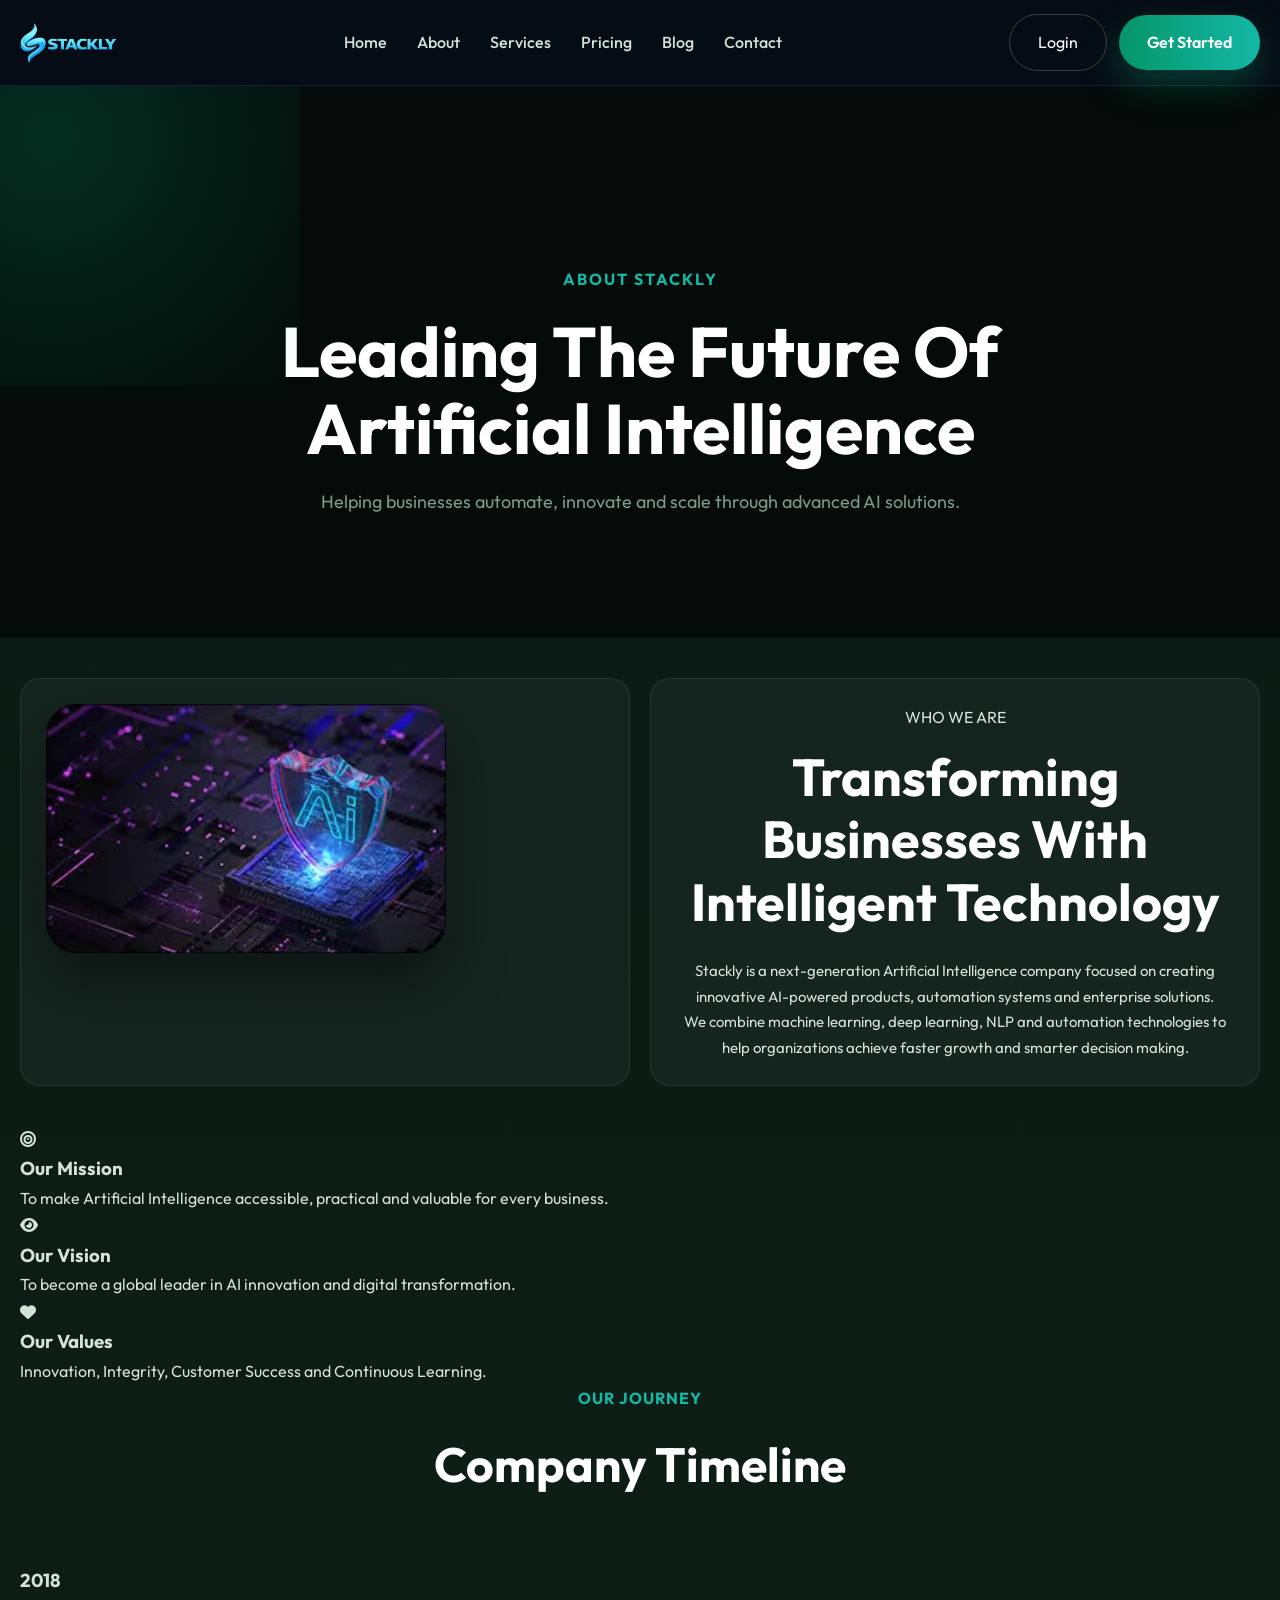
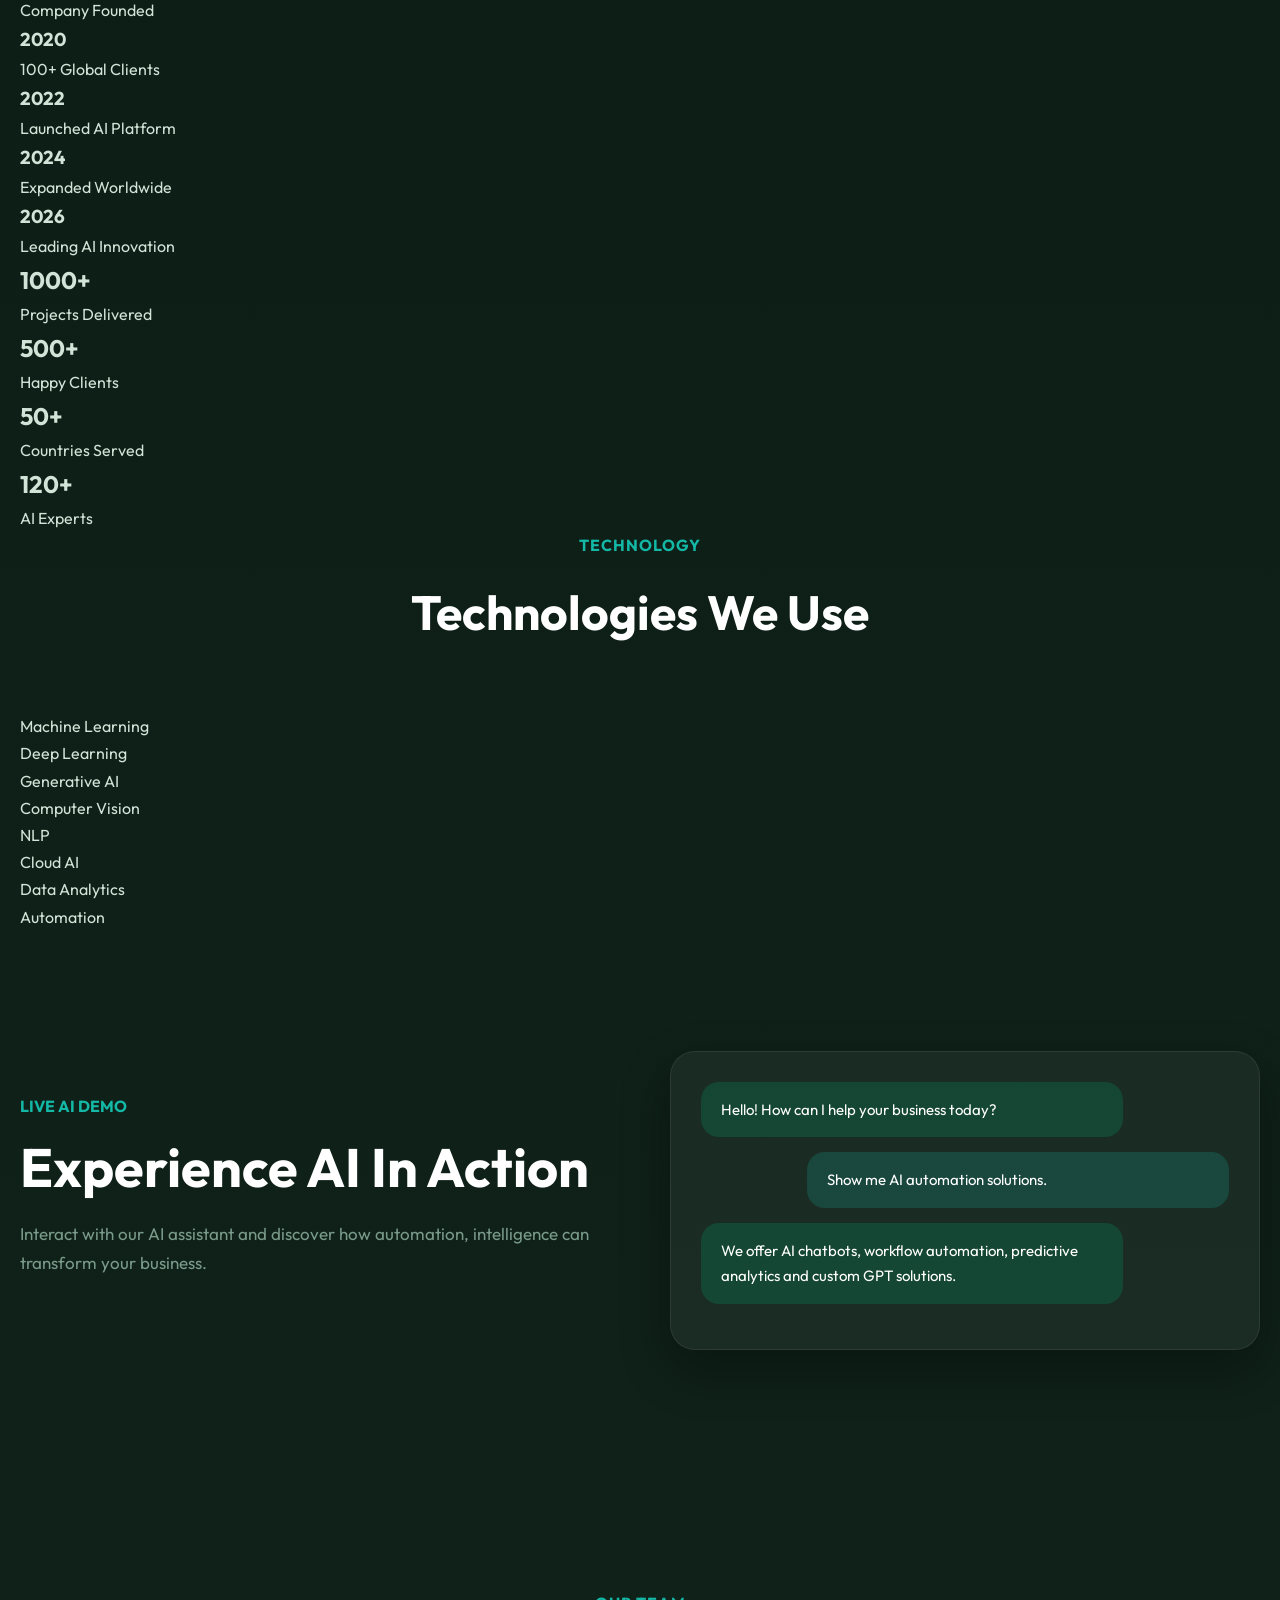
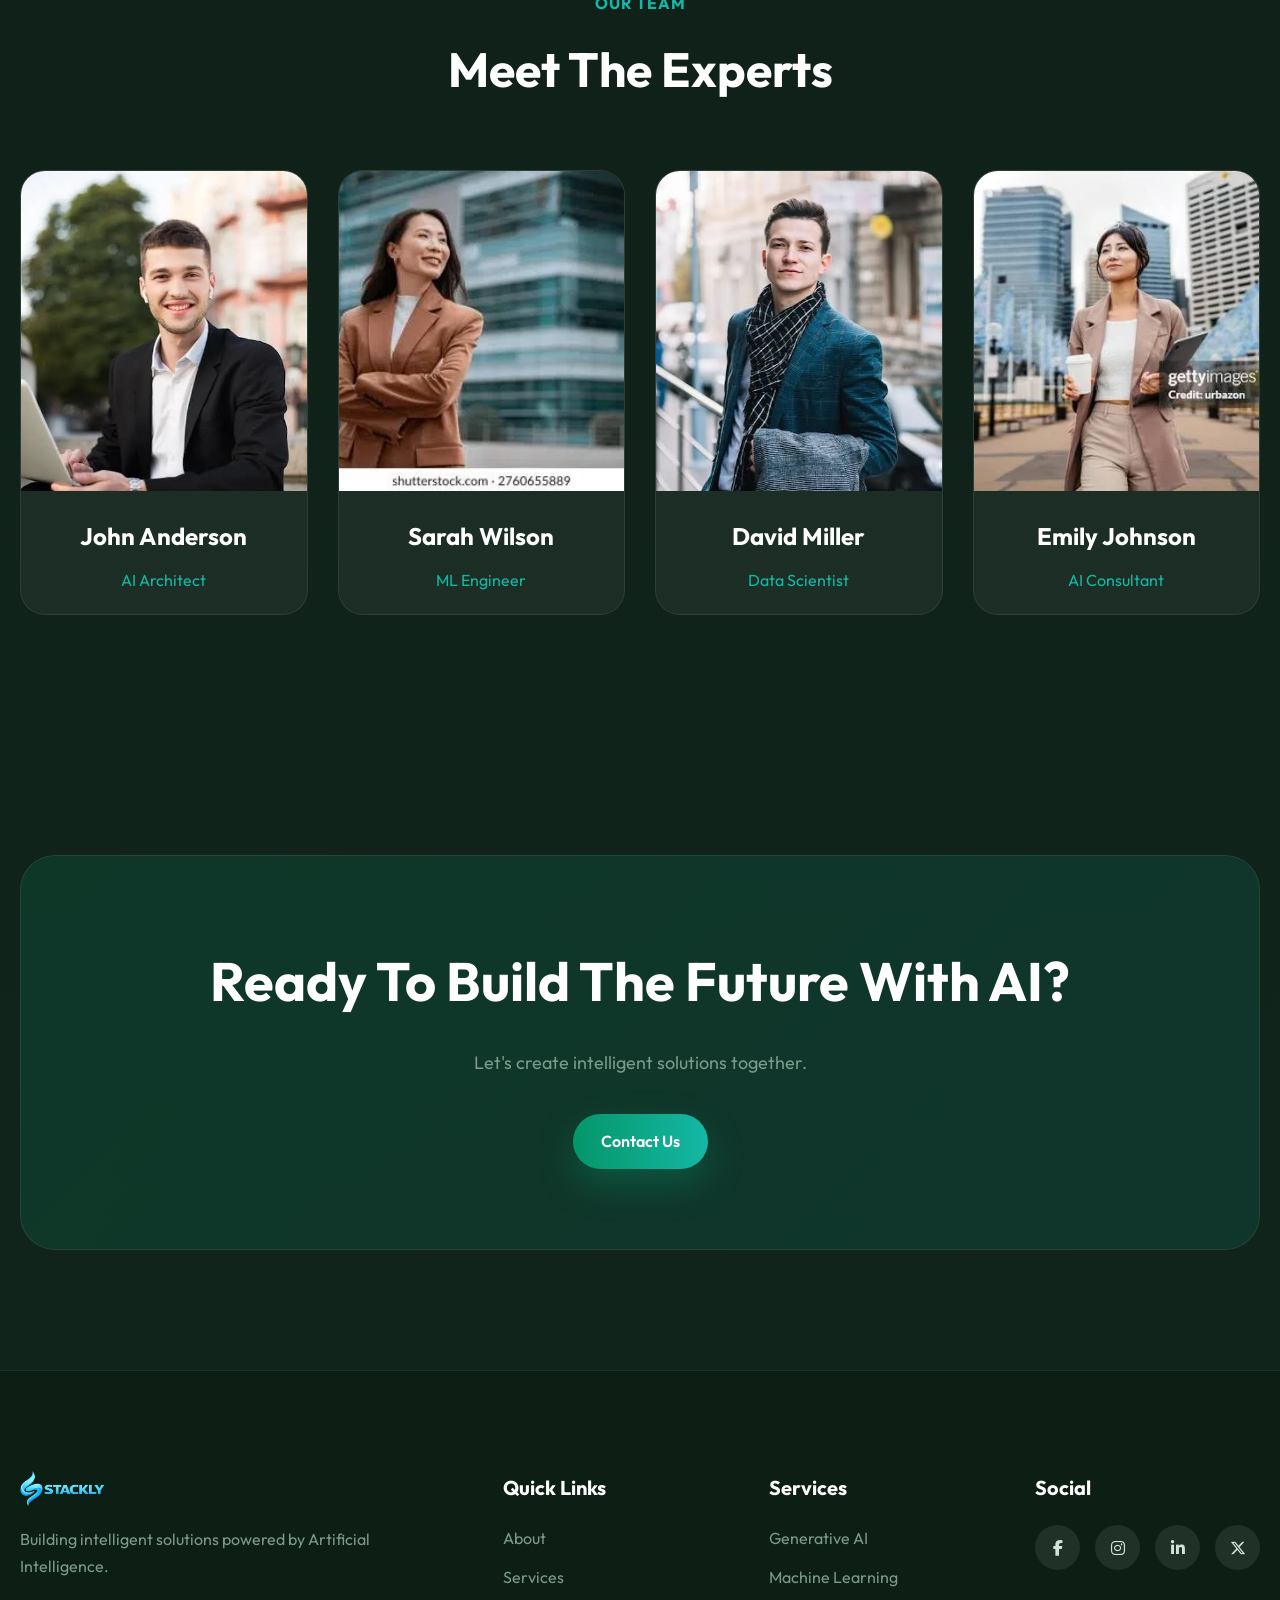
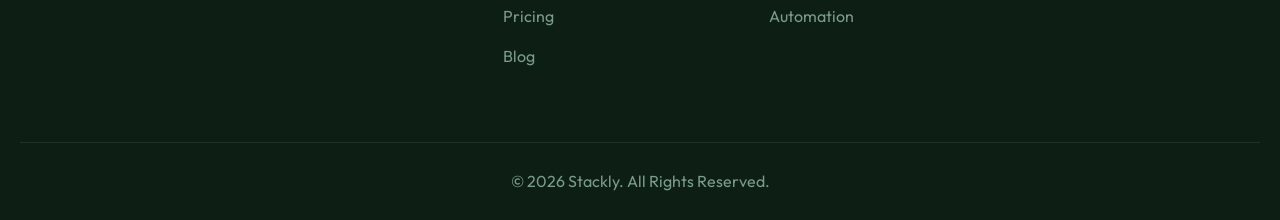
<file: about.html>
<!DOCTYPE html>
<html lang="en">

<head>

<meta charset="UTF-8">
<meta name="viewport" content="width=device-width, initial-scale=1.0">

<title>About Us | Stackly</title>

<link rel="preconnect" href="https://fonts.googleapis.com">

<link href="https://fonts.googleapis.com/css2?family=Outfit:wght@300;400;500;600;700;800&display=swap" rel="stylesheet">

<link rel="stylesheet"
href="https://cdnjs.cloudflare.com/ajax/libs/font-awesome/6.6.0/css/all.min.css">

<link rel="stylesheet" href="assets/css/style.css">
<link rel="stylesheet" href="assets/css/responsive.css">
<link rel="stylesheet" href="assets/css/animations.css">

</head>

<body>

<!-- ==========================
HEADER
========================== -->

<header>

<div class="container">

<div class="logo">
<a href="index.html">
<img src="logo.webp" alt="Stackly">
</a>
</div>

<nav>

<ul>

<li><a href="index.html">Home</a></li>
<li><a href="about.html" class="active">About</a></li>
<li><a href="services.html">Services</a></li>
<li><a href="pricing.html">Pricing</a></li>
<li><a href="blog.html">Blog</a></li>
<li><a href="contact.html">Contact</a></li>

</ul>

</nav>

<div class="header-btns">

<a href="login.html" class="btn-outline">
Login
</a>

<a href="signup.html" class="btn-primary">
Get Started
</a>

</div>

</div>

</header>

<!-- ==========================
PAGE HERO
========================== -->

<section class="page-hero">

<video autoplay muted loop playsinline preload="auto">

<source src="about-hero.mp4"
type="video/mp4">

</video>

<div class="container">

<span>ABOUT Stackly</span>

<h1>
Leading The Future Of
Artificial Intelligence
</h1>

<p>
Helping businesses automate,
innovate and scale through
advanced AI solutions.
</p>

</div>

</section>

<!-- ==========================
ABOUT COMPANY
========================== -->

<section class="about-company">

<div class="container">

<div class="about-grid">

<div class="about-image">

<img src="image/company.webp"
alt="AI Company">

</div>

<div class="about-content">

<span>WHO WE ARE</span>

<h2>
Transforming Businesses
With Intelligent Technology
</h2>

<p>

Stackly is a next-generation
Artificial Intelligence company
focused on creating innovative
AI-powered products, automation
systems and enterprise solutions.

</p>

<p>

We combine machine learning,
deep learning, NLP and automation
technologies to help organizations
achieve faster growth and smarter
decision making.

</p>

</div>

</div>

</div>

</section>

<!-- ==========================
MISSION VISION
========================== -->

<section class="mission-vision">

<div class="container">

<div class="mv-grid">

<div class="mv-card">

<i class="fas fa-bullseye"></i>

<h3>Our Mission</h3>

<p>

To make Artificial Intelligence
accessible, practical and
valuable for every business.

</p>

</div>

<div class="mv-card">

<i class="fas fa-eye"></i>

<h3>Our Vision</h3>

<p>

To become a global leader
in AI innovation and digital
transformation.

</p>

</div>

<div class="mv-card">

<i class="fas fa-heart"></i>

<h3>Our Values</h3>

<p>

Innovation, Integrity,
Customer Success and
Continuous Learning.

</p>

</div>

</div>

</div>

</section>

<!-- ==========================
TIMELINE
========================== -->

<section class="timeline">

<div class="container">

<div class="section-title">

<span>OUR JOURNEY</span>

<h2>Company Timeline</h2>

</div>

<div class="timeline-wrapper">

<div class="timeline-item">

<h3>2018</h3>

<p>
Company Founded
</p>

</div>

<div class="timeline-item">

<h3>2020</h3>

<p>
100+ Global Clients
</p>

</div>

<div class="timeline-item">

<h3>2022</h3>

<p>
Launched AI Platform
</p>

</div>

<div class="timeline-item">

<h3>2024</h3>

<p>
Expanded Worldwide
</p>

</div>

<div class="timeline-item">

<h3>2026</h3>

<p>
Leading AI Innovation
</p>

</div>

</div>

</div>

</section>

<!-- ==========================
STATS
========================== -->

<section class="stats">

<div class="container">

<div class="stats-grid">

<div class="stat-box">

<h2>1000+</h2>

<p>Projects Delivered</p>

</div>

<div class="stat-box">

<h2>500+</h2>

<p>Happy Clients</p>

</div>

<div class="stat-box">

<h2>50+</h2>

<p>Countries Served</p>

</div>

<div class="stat-box">

<h2>120+</h2>

<p>AI Experts</p>

</div>

</div>

</div>

</section>

<!-- ==========================
TECHNOLOGY
========================== -->

<section class="technology">

<div class="container">

<div class="section-title">

<span>TECHNOLOGY</span>

<h2>Technologies We Use</h2>

</div>

<div class="tech-grid">

<div class="tech-card">
Machine Learning
</div>

<div class="tech-card">
Deep Learning
</div>

<div class="tech-card">
Generative AI
</div>

<div class="tech-card">
Computer Vision
</div>

<div class="tech-card">
NLP
</div>

<div class="tech-card">
Cloud AI
</div>

<div class="tech-card">
Data Analytics
</div>

<div class="tech-card">
Automation
</div>

</div>

</div>

</section>

<!-- ==========================
AI DEMO
========================== -->

<section class="ai-demo">

    <div class="container">

        <div class="demo-content">

            <div class="demo-left">

                <span>LIVE AI DEMO</span>

                <h2>Experience AI In Action</h2>

                <p>
                    Interact with our AI assistant and discover how automation,
                    intelligence can transform your business.
                </p>

            </div>

            <div class="demo-right">

                <div class="chat-preview">

                    <div class="chat-message ai">
                        Hello! How can I help your business today?
                    </div>

                    <div class="chat-message user">
                        Show me AI automation solutions.
                    </div>

                    <div class="chat-message ai">
                        We offer AI chatbots, workflow automation,
                        predictive analytics and custom GPT solutions.
                    </div>

                </div>

            </div>

        </div>

    </div>

</section>

<!-- ==========================
TEAM
========================== -->

<section class="team">

<div class="container">

<div class="section-title">

<span>OUR TEAM</span>

<h2>Meet The Experts</h2>

</div>

<div class="team-grid">

<div class="team-card">

<img src="image/pic1.webp" alt="">

<h3>John Anderson</h3>

<p>AI Architect</p>

</div>

<div class="team-card">

<img src="image/pic5.webp" alt="">

<h3>Sarah Wilson</h3>

<p>ML Engineer</p>

</div>

<div class="team-card">

<img src="image/pic2.webp" alt="">

<h3>David Miller</h3>

<p>Data Scientist</p>

</div>

<div class="team-card">

<img src="image/pic6.webp" alt="">

<h3>Emily Johnson</h3>

<p>AI Consultant</p>

</div>

</div>

</div>

</section>

<!-- ==========================
CALL TO ACTION
========================== -->

<section class="cta">

<div class="container">

<div class="cta-box">

<h2>

Ready To Build The Future
With AI?

</h2>

<p>

Let's create intelligent
solutions together.

</p>

<a href="contact.html"
class="btn-primary">

Contact Us

</a>

</div>

</div>

</section>

<!-- ==========================
FOOTER
========================== -->

<footer>

<div class="container">

<div class="footer-grid">

<div>

<div class="footer-logo">

<a href="index.html">
<img src="logo.webp" alt="Stackly">
</a>

</div>

<p>

Building intelligent
solutions powered by
Artificial Intelligence.

</p>

</div>

<div>

<h4>Quick Links</h4>

<ul>

<li><a href="about.html">About</a></li>
<li><a href="services.html">Services</a></li>
<li><a href="pricing.html">Pricing</a></li>
<li><a href="blog.html">Blog</a></li>

</ul>

</div>

<div>

<h4>Services</h4>

<ul>

<li><a href="#">Generative AI</a></li>
<li><a href="#">Machine Learning</a></li>
<li><a href="#">Automation</a></li>

</ul>

</div>

<div>

<h4>Social</h4>

<div class="social-links">

<a href="404.html">
<i class="fab fa-facebook-f"></i>
</a>

<a href="404.html">
<i class="fab fa-instagram"></i>
</a>

<a href="404.html">
<i class="fab fa-linkedin-in"></i>
</a>

<a href="404.html">
<i class="fab fa-x-twitter"></i>
</a>

</div>

</div>

</div>

<div class="footer-bottom">

<p>

© 2026 Stackly.
All Rights Reserved.

</p>

</div>

</div>

</footer>

<script src="assets/js/main.js"></script>

</body>
</html>
</file>
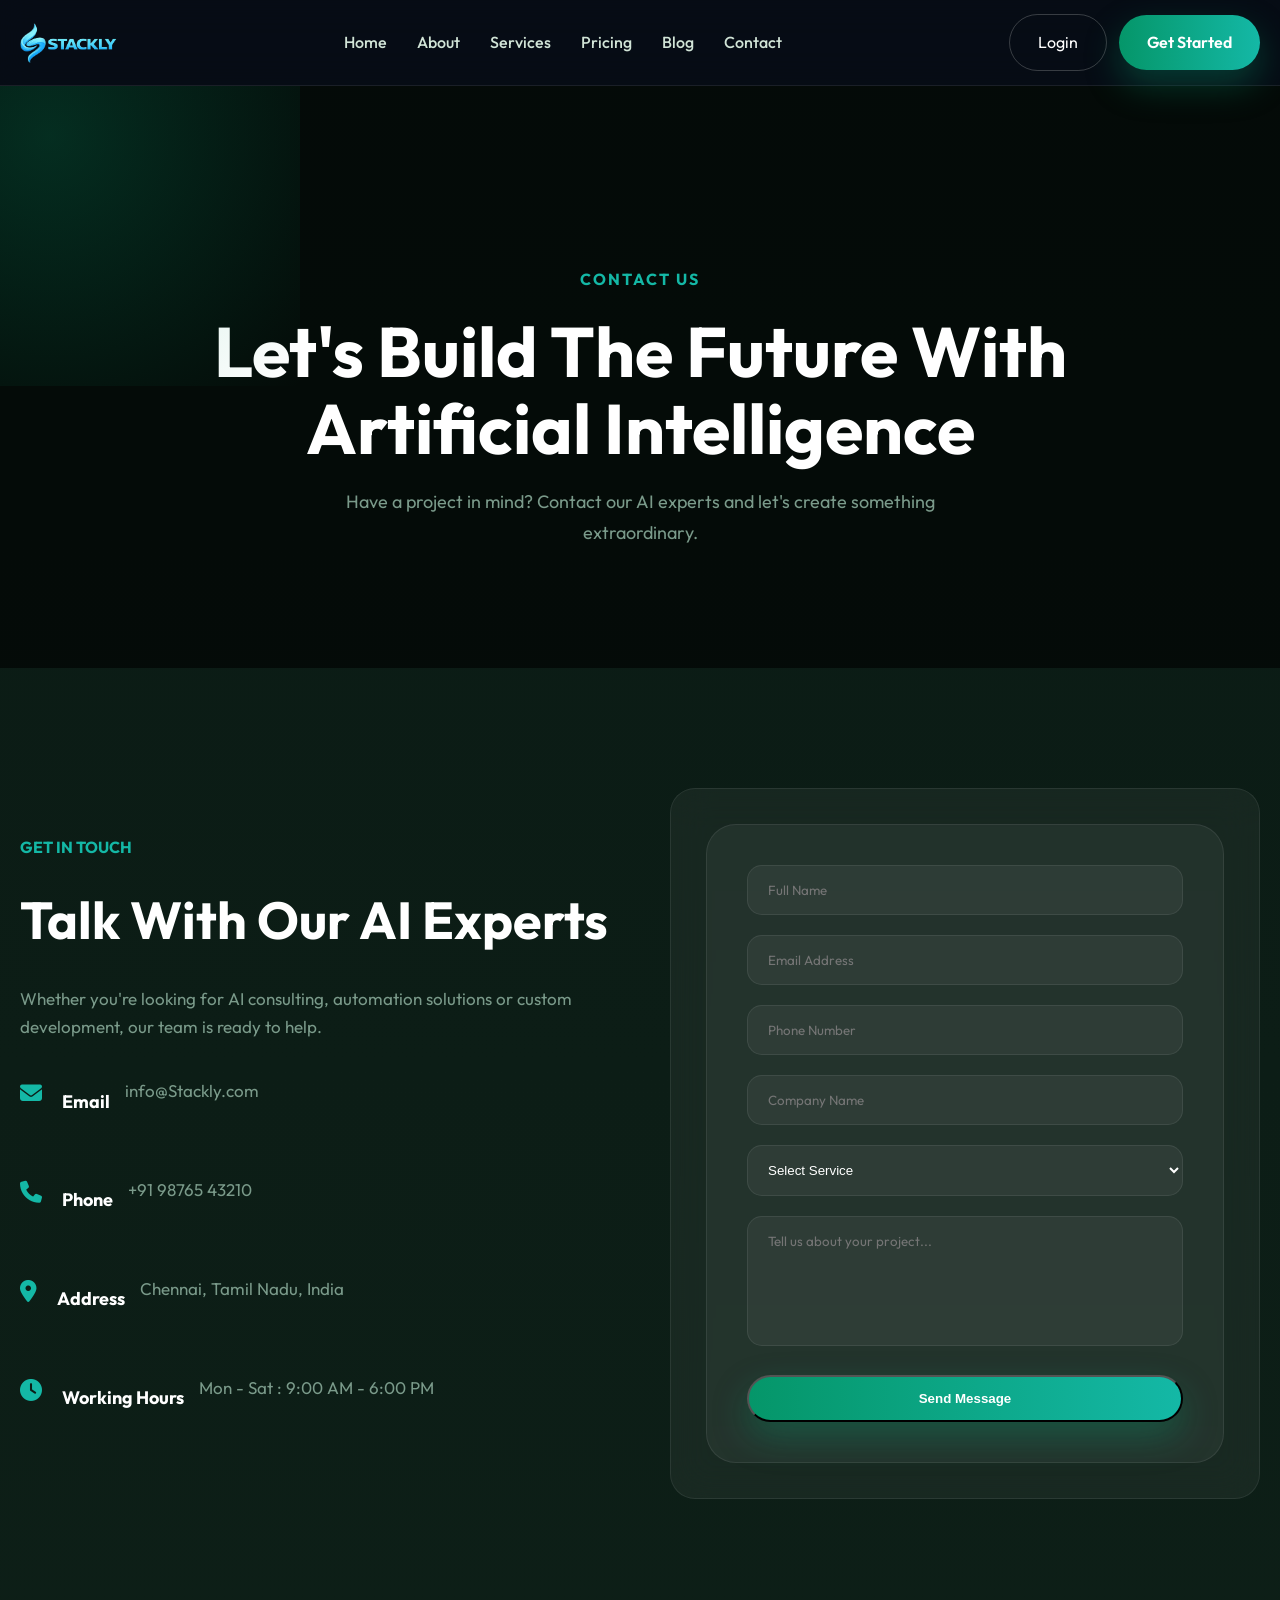
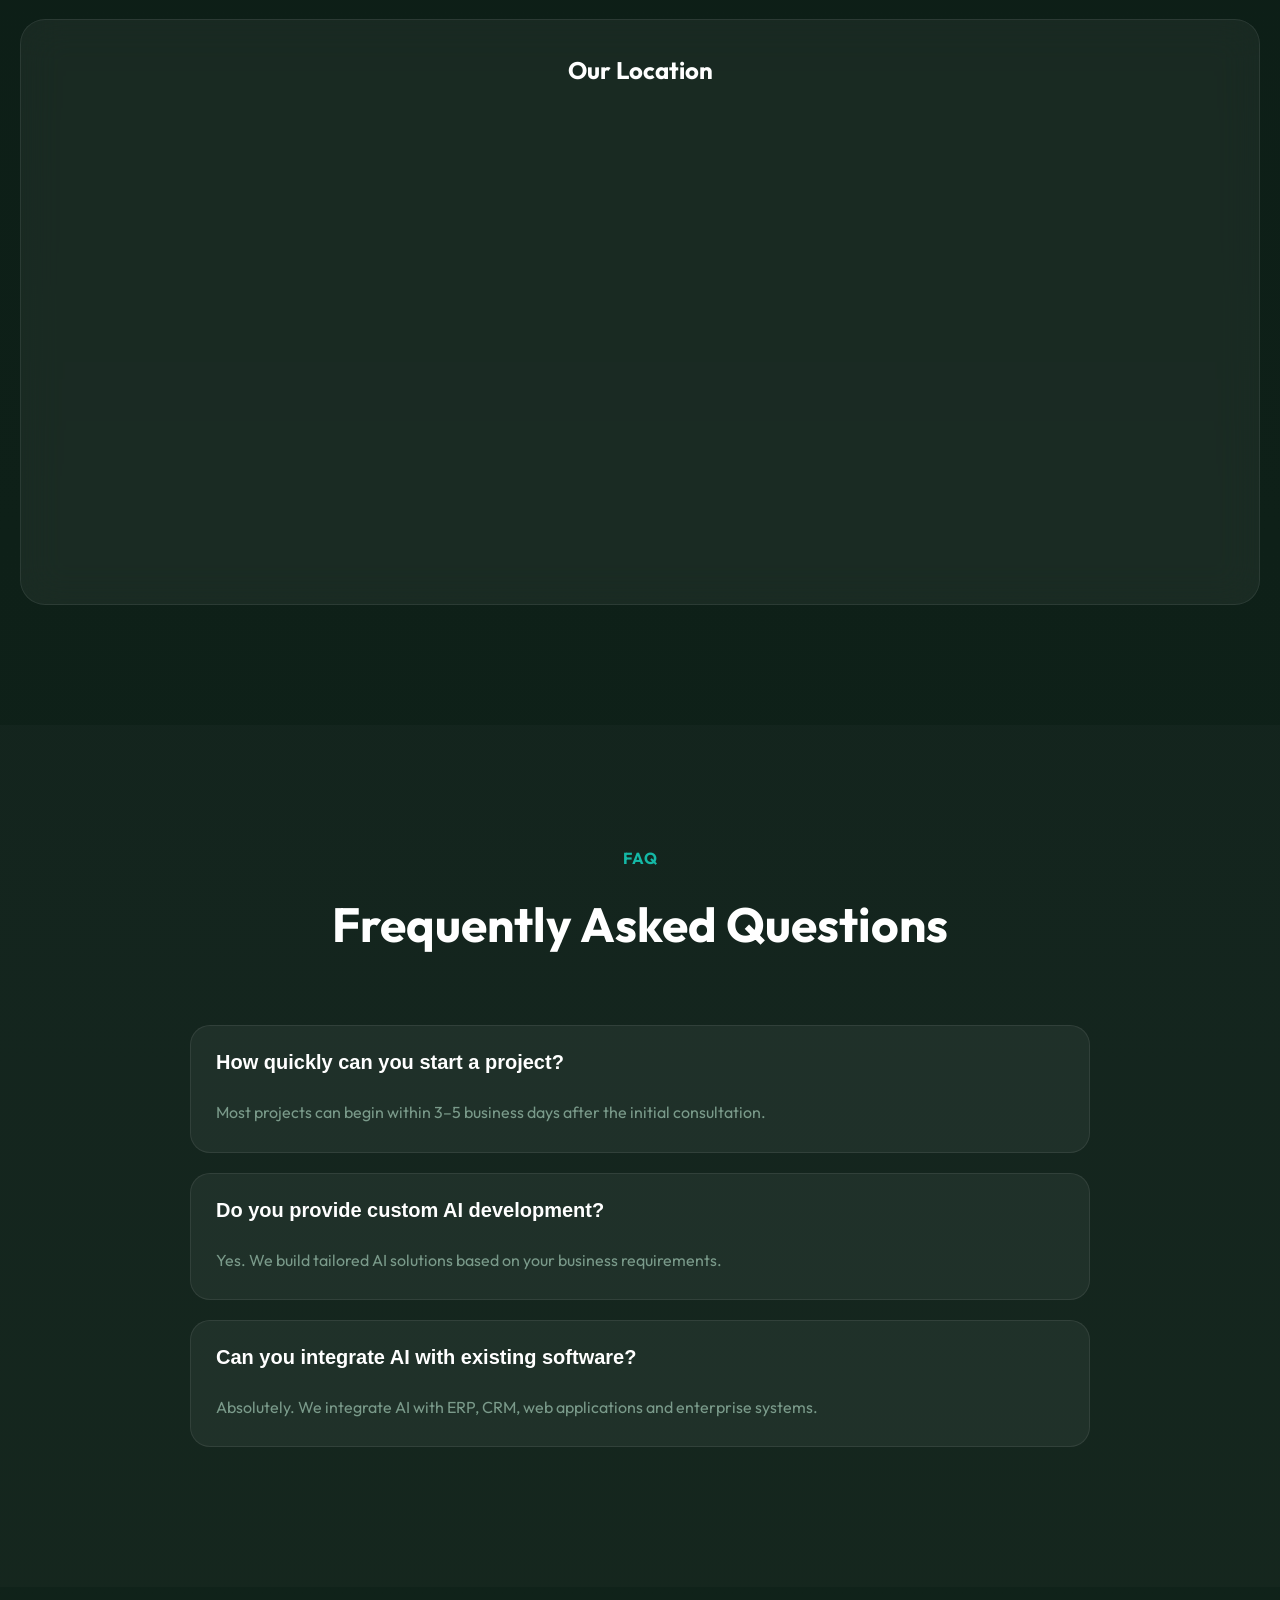
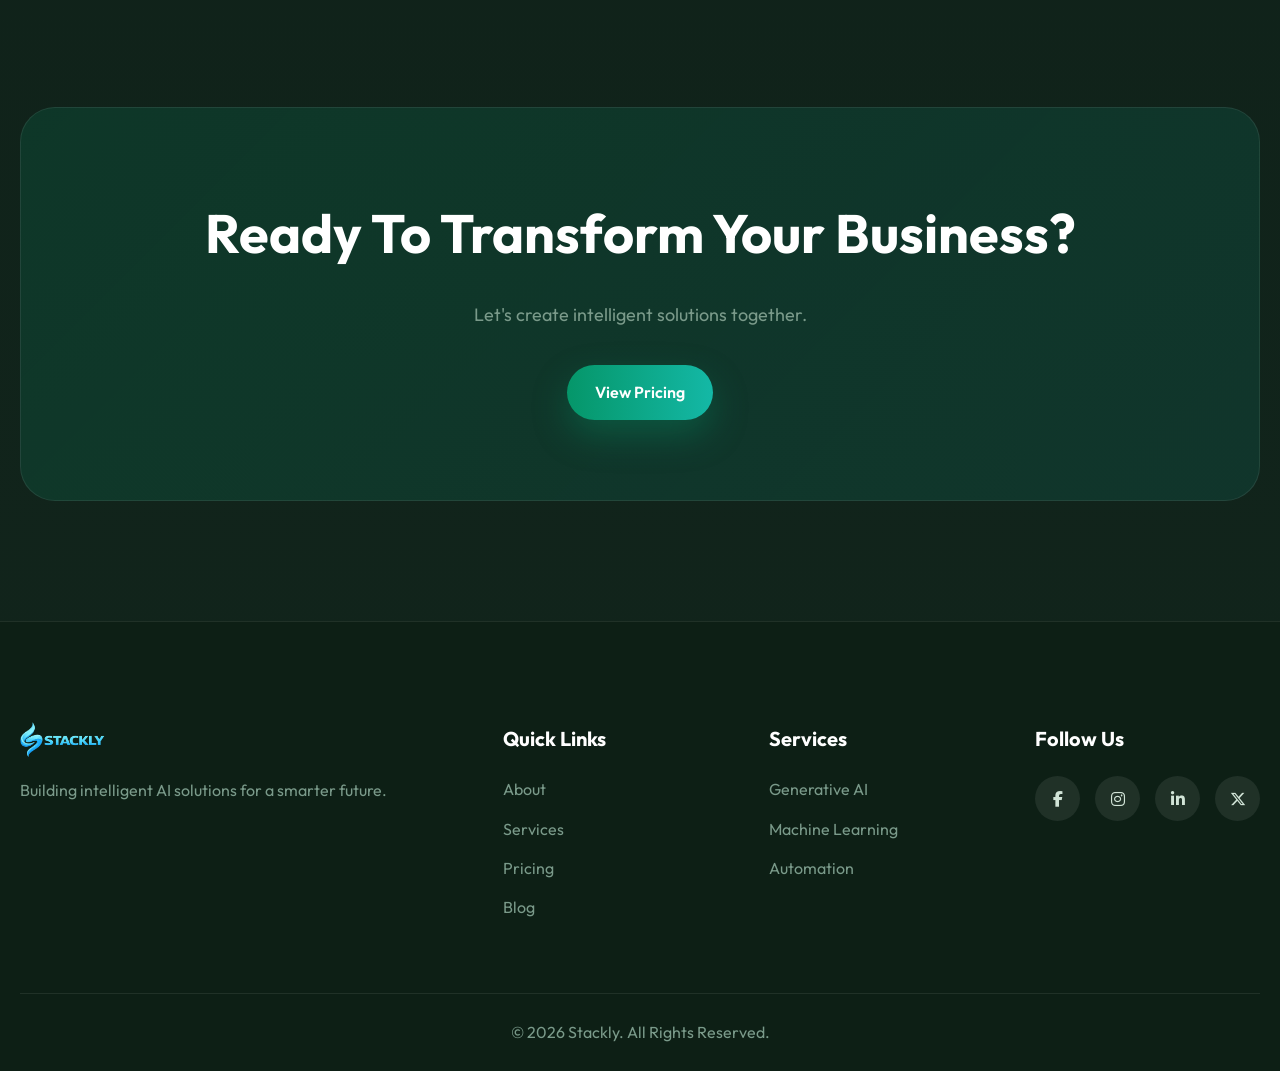
<file: contact.html>
<!DOCTYPE html>
<html lang="en">

<head>

<meta charset="UTF-8">
<meta name="viewport" content="width=device-width, initial-scale=1.0">

<title>Contact Us | Stackly</title>

<link rel="preconnect" href="https://fonts.googleapis.com">

<link href="https://fonts.googleapis.com/css2?family=Outfit:wght@300;400;500;600;700;800&display=swap" rel="stylesheet">

<link rel="stylesheet"
href="https://cdnjs.cloudflare.com/ajax/libs/font-awesome/6.6.0/css/all.min.css">

<link rel="stylesheet" href="assets/css/style.css">

</head>

<body>

<!-- HEADER -->

<header>

<div class="container">

<div class="logo">
<a href="index.html">
<img src="logo.webp" alt="Stackly">
</a>
</div>

<nav>

<ul>

<li><a href="index.html">Home</a></li>
<li><a href="about.html">About</a></li>
<li><a href="services.html">Services</a></li>
<li><a href="pricing.html">Pricing</a></li>
<li><a href="blog.html">Blog</a></li>
<li><a href="contact.html" class="active">Contact</a></li>

</ul>

</nav>

<div class="header-btns">

<a href="login.html" class="btn-outline">
Login
</a>

<a href="signup.html" class="btn-primary">
Get Started
</a>

</div>

<div class="mobile-toggle">
<i class="fas fa-bars"></i>
</div>

</div>

</header>

<!-- HERO -->

<section class="page-hero">

<video autoplay muted loop playsinline preload="auto">

<source src="contact.mp4"
type="video/mp4">

</video>

<div class="container">

<span>CONTACT US</span>

<h1>
Let's Build The Future
With Artificial Intelligence
</h1>

<p>
Have a project in mind? Contact our AI experts
and let's create something extraordinary.
</p>

</div>

</section>

<!-- CONTACT SECTION -->

<section class="contact-page">

<div class="container">

<div class="contact-wrapper">

<!-- CONTACT INFO -->

<div class="contact-info">

<span>GET IN TOUCH</span>

<h2>
Talk With Our AI Experts
</h2>

<p>
Whether you're looking for AI consulting,
automation solutions or custom development,
our team is ready to help.
</p>

<div class="contact-details">

<div>

<i class="fas fa-envelope"></i>

<div>

<h4>Email</h4>

<p>info@Stackly.com</p>

</div>

</div>

<div>

<i class="fas fa-phone"></i>

<div>

<h4>Phone</h4>

<p>+91 98765 43210</p>

</div>

</div>

<div>

<i class="fas fa-location-dot"></i>

<div>

<h4>Address</h4>

<p>Chennai, Tamil Nadu, India</p>

</div>

</div>

<div>

<i class="fas fa-clock"></i>

<div>

<h4>Working Hours</h4>

<p>Mon - Sat : 9:00 AM - 6:00 PM</p>

</div>

</div>

</div>

</div>

<!-- CONTACT FORM -->

<div class="contact-form-box glass">

<form class="contact-form">

<input
type="text"
placeholder="Full Name"
required>

<input
type="email"
placeholder="Email Address"
required>

<input
type="tel"
placeholder="Phone Number">

<input
type="text"
placeholder="Company Name">

<select
style="width:100%;padding:16px;border-radius:15px;background:rgba(255,255,255,.05);border:1px solid rgba(255,255,255,.08);color:#fff;margin-bottom:20px;">

<option>Select Service</option>
<option>Generative AI</option>
<option>Machine Learning</option>
<option>Automation</option>
<option>Data Analytics</option>
<option>Computer Vision</option>

</select>

<textarea
rows="6"
placeholder="Tell us about your project..."
required></textarea>

<a href="404.html" style="display:block;">
<button
type="button"
class="btn-primary"
style="width:100%;">

Send Message

</button>
</a>

</form>

</div>

</div>

</div>

</section>

<!-- MAP -->

<section class="map-section">

<div class="container">

<div class="glass map-box">

<h2 style="text-align:center;margin-bottom:25px;color:#fff;">

Our Location

</h2>

<iframe
src="https://maps.google.com/maps?q=Chennai&t=&z=13&ie=UTF8&iwloc=&output=embed"
width="100%"
height="450"
style="border:0;border-radius:20px;"
loading="lazy">
</iframe>

</div>

</div>

</section>

<!-- FAQ -->

<section class="faq">

<div class="container">

<div class="section-title">

<span>FAQ</span>

<h2>Frequently Asked Questions</h2>

</div>

<div class="faq-container">

<div class="faq-item">

<button class="faq-question">

How quickly can you start a project?

</button>

<div class="faq-answer">

<p>
Most projects can begin within 3–5 business days
after the initial consultation.
</p>

</div>

</div>

<div class="faq-item">

<button class="faq-question">

Do you provide custom AI development?

</button>

<div class="faq-answer">

<p>
Yes. We build tailored AI solutions based on
your business requirements.
</p>

</div>

</div>

<div class="faq-item">

<button class="faq-question">

Can you integrate AI with existing software?

</button>

<div class="faq-answer">

<p>
Absolutely. We integrate AI with ERP, CRM,
web applications and enterprise systems.
</p>

</div>

</div>

</div>

</div>

</section>

<!-- CTA -->

<section class="cta">

<div class="container">

<div class="cta-box">

<h2>
Ready To Transform Your Business?
</h2>

<p>
Let's create intelligent solutions together.
</p>

<a href="pricing.html"
class="btn-primary">

View Pricing

</a>

</div>

</div>

</section>

<!-- FOOTER -->

<footer>

<div class="container">

<div class="footer-grid">

<div>
<div class="footer-logo">

<a href="index.html">
<img src="logo.webp" alt="Stackly">
</a>

</div>
<p>
Building intelligent AI solutions
for a smarter future.
</p>

</div>

<div>

<h4>Quick Links</h4>

<ul>

<li><a href="about.html">About</a></li>
<li><a href="services.html">Services</a></li>
<li><a href="pricing.html">Pricing</a></li>
<li><a href="blog.html">Blog</a></li>

</ul>

</div>

<div>

<h4>Services</h4>

<ul>

<li><a href="#">Generative AI</a></li>
<li><a href="#">Machine Learning</a></li>
<li><a href="#">Automation</a></li>

</ul>

</div>

<div>

<h4>Follow Us</h4>

<div class="social-links">

<a href="404.html"><i class="fab fa-facebook-f"></i></a>
<a href="404.html"><i class="fab fa-instagram"></i></a>
<a href="404.html"><i class="fab fa-linkedin-in"></i></a>
<a href="404.html"><i class="fab fa-x-twitter"></i></a>

</div>

</div>

</div>

<div class="footer-bottom">

<p>
© 2026 Stackly. All Rights Reserved.
</p>

</div>

</div>

</footer>

<script src="assets/js/main.js"></script>

</body>
</html>
</file>
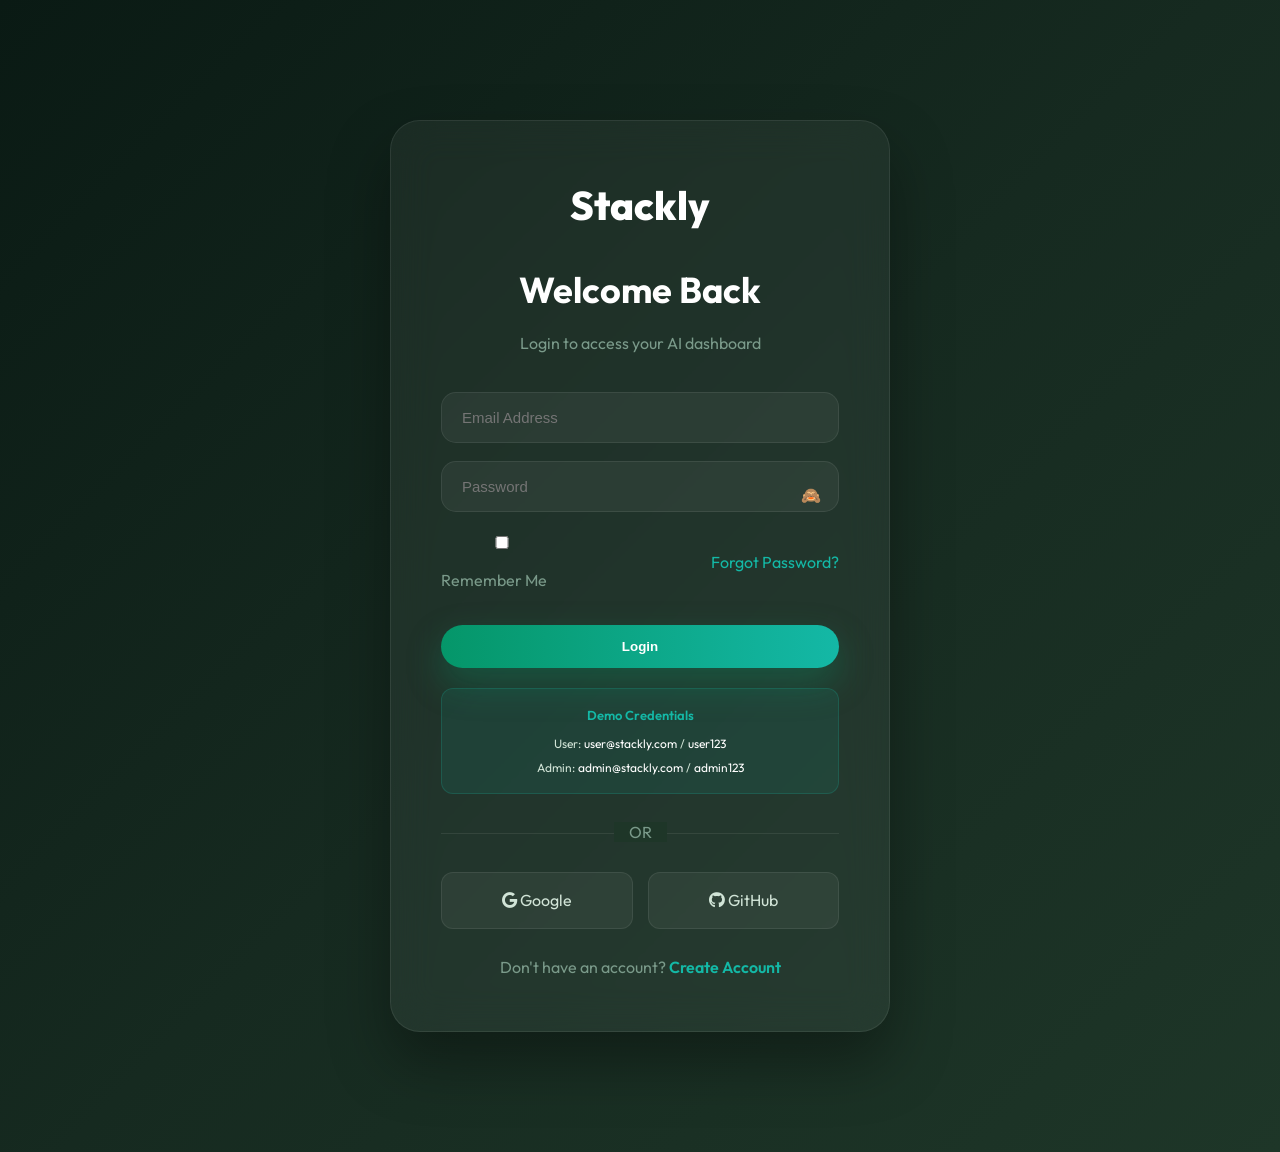
<file: login.html>
<!DOCTYPE html>
<html lang="en">

<head>

<meta charset="UTF-8">
<meta name="viewport" content="width=device-width, initial-scale=1.0">

<title>Login | Stackly</title>

<link rel="preconnect" href="https://fonts.googleapis.com">

<link href="https://fonts.googleapis.com/css2?family=Outfit:wght@300;400;500;600;700;800&display=swap" rel="stylesheet">

<link rel="stylesheet"
href="https://cdnjs.cloudflare.com/ajax/libs/font-awesome/6.6.0/css/all.min.css">

<link rel="stylesheet" href="assets/css/style.css">

</head>

<body>

<section class="auth-section">

<div class="auth-container">

<div class="auth-logo">
<a href="index.html">Stackly</a>
</div>

<h1 class="auth-title">
Welcome Back
</h1>

<p class="auth-subtitle">
Login to access your AI dashboard
</p>

<form class="auth-form" id="loginForm">

<input
type="email"
placeholder="Email Address"
required>

<div class="password-box">

<input
type="password"
id="password"
placeholder="Password"
required>

<span
class="password-toggle"
id="togglePassword">

🙈

</span>

</div>

<div style="display:flex;justify-content:space-between;align-items:center;margin-bottom:20px;">

<label style="color:#7a9a8a;">

<input type="checkbox">

 Remember Me

</label>

<a href="404.html"
style="color:#14b8a6;">

Forgot Password?

</a>

</div>

<button
type="submit"
class="btn-primary auth-btn">

Login

</button>

</form>

<div style="margin:20px 0 15px;padding:15px;background:rgba(20,184,166,.1);border:1px solid rgba(20,184,166,.2);border-radius:12px;text-align:center;">

<p style="color:#14b8a6;font-size:13px;font-weight:600;margin-bottom:8px;">Demo Credentials</p>

<p style="color:#d1e4d7;font-size:12px;margin-bottom:4px;">
User: <span style="color:#fff;">user@stackly.com</span> / <span style="color:#fff;">user123</span>
</p>

<p style="color:#d1e4d7;font-size:12px;">
Admin: <span style="color:#fff;">admin@stackly.com</span> / <span style="color:#fff;">admin123</span>
</p>

</div>

<div class="auth-divider">

<span>OR</span>

</div>

<div class="social-login">

<a href="404.html"
class="social-btn">

<i class="fab fa-google"></i>

 Google

</a>

<a href="404.html"
class="social-btn">

<i class="fab fa-github"></i>

 GitHub

</a>

</div>

<div class="auth-footer">

Don't have an account?

<a href="signup.html">

Create Account

</a>

</div>

</div>

</section>

<script>

const togglePassword =
document.getElementById("togglePassword");

const password =
document.getElementById("password");

togglePassword.addEventListener(
"click",
() => {

if(password.type === "password"){

password.type = "text";
togglePassword.innerHTML = "👁️";

}else{

password.type = "password";
togglePassword.innerHTML = "🙈";

}

}
);

document
.getElementById("loginForm")
.addEventListener(
"submit",
function(e){

e.preventDefault();

const email = this.querySelector(
'input[type="email"]'
).value.trim();

const pass = document
.getElementById("password").value;

if(email === "user@stackly.com" &&
pass === "user123"){
window.location.href =
"user.html";
}
else if(email === "admin@stackly.com" &&
pass === "admin123"){
window.location.href =
"dashboard.html";
}
else{
alert(
"Invalid credentials. Try:\n\nUser: user@stackly.com / user123\nAdmin: admin@stackly.com / admin123"
);
}

}
);

</script>

</body>
</html>
</file>
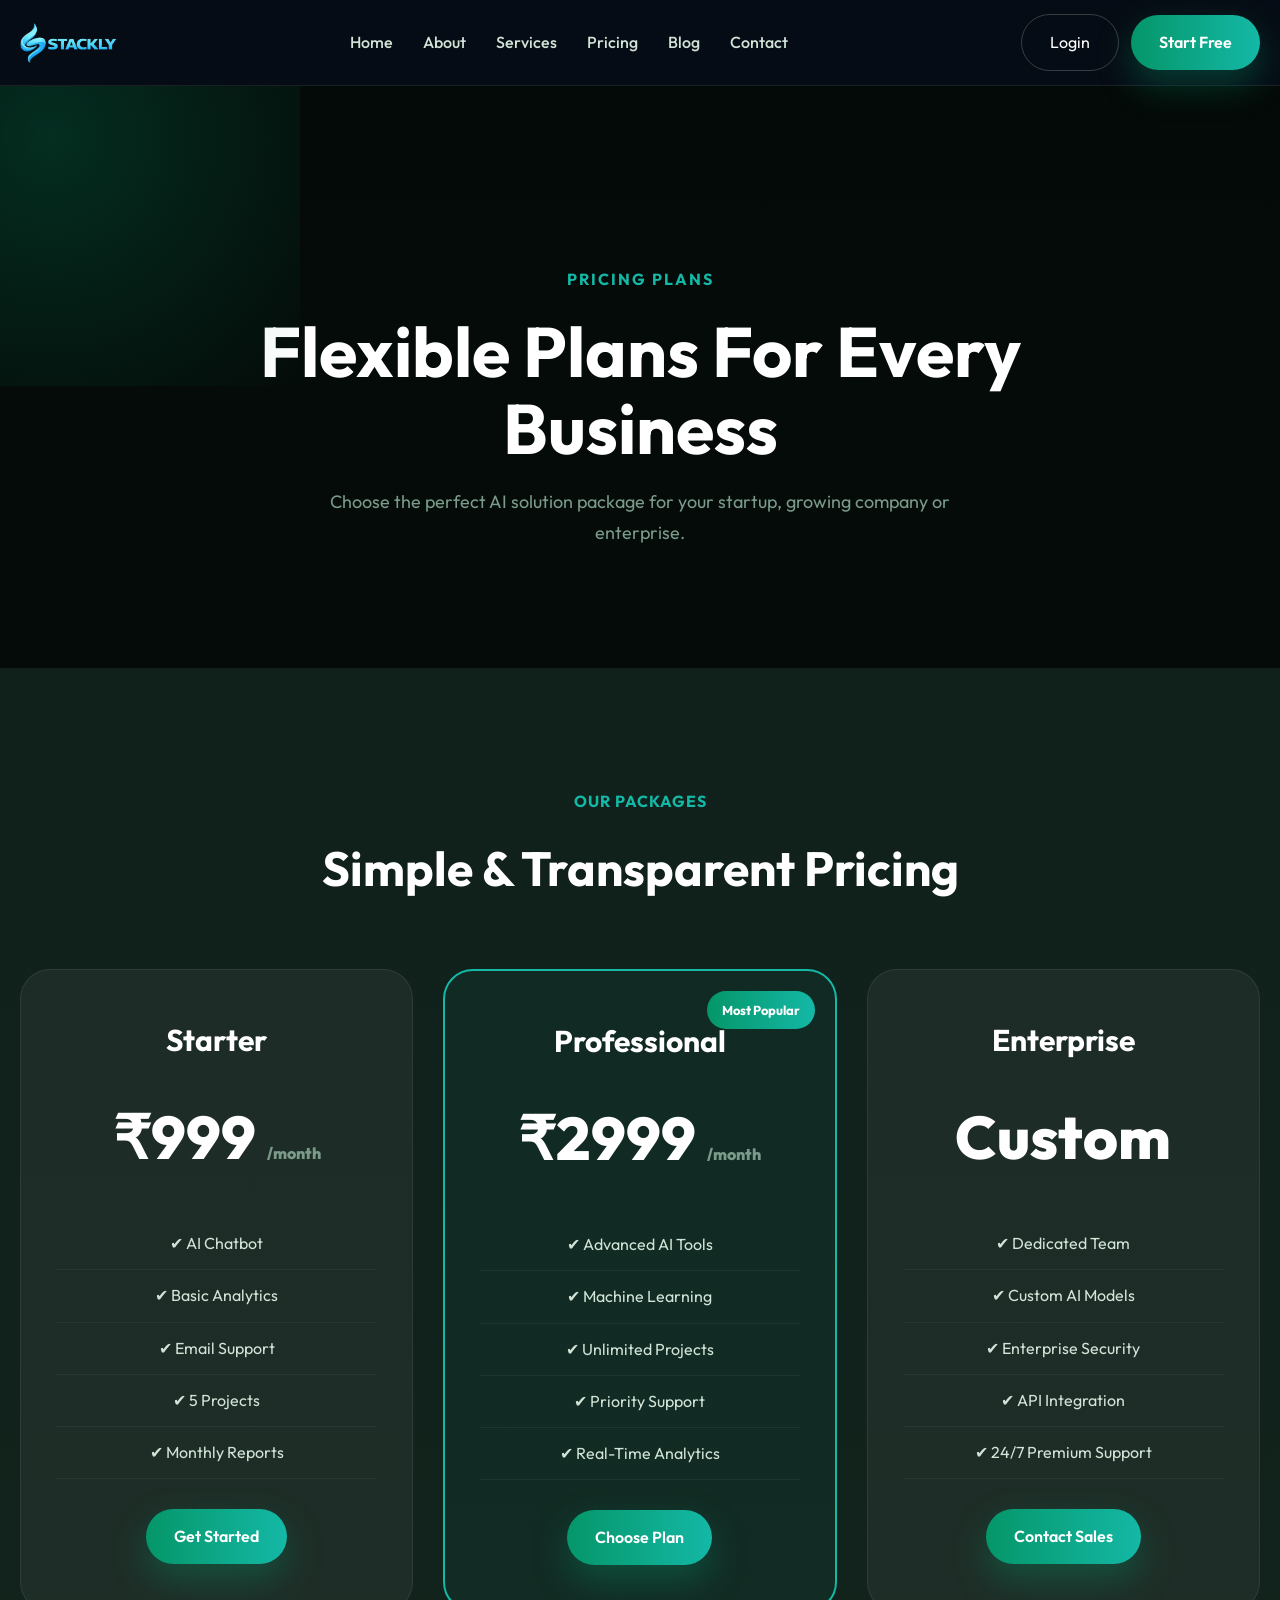
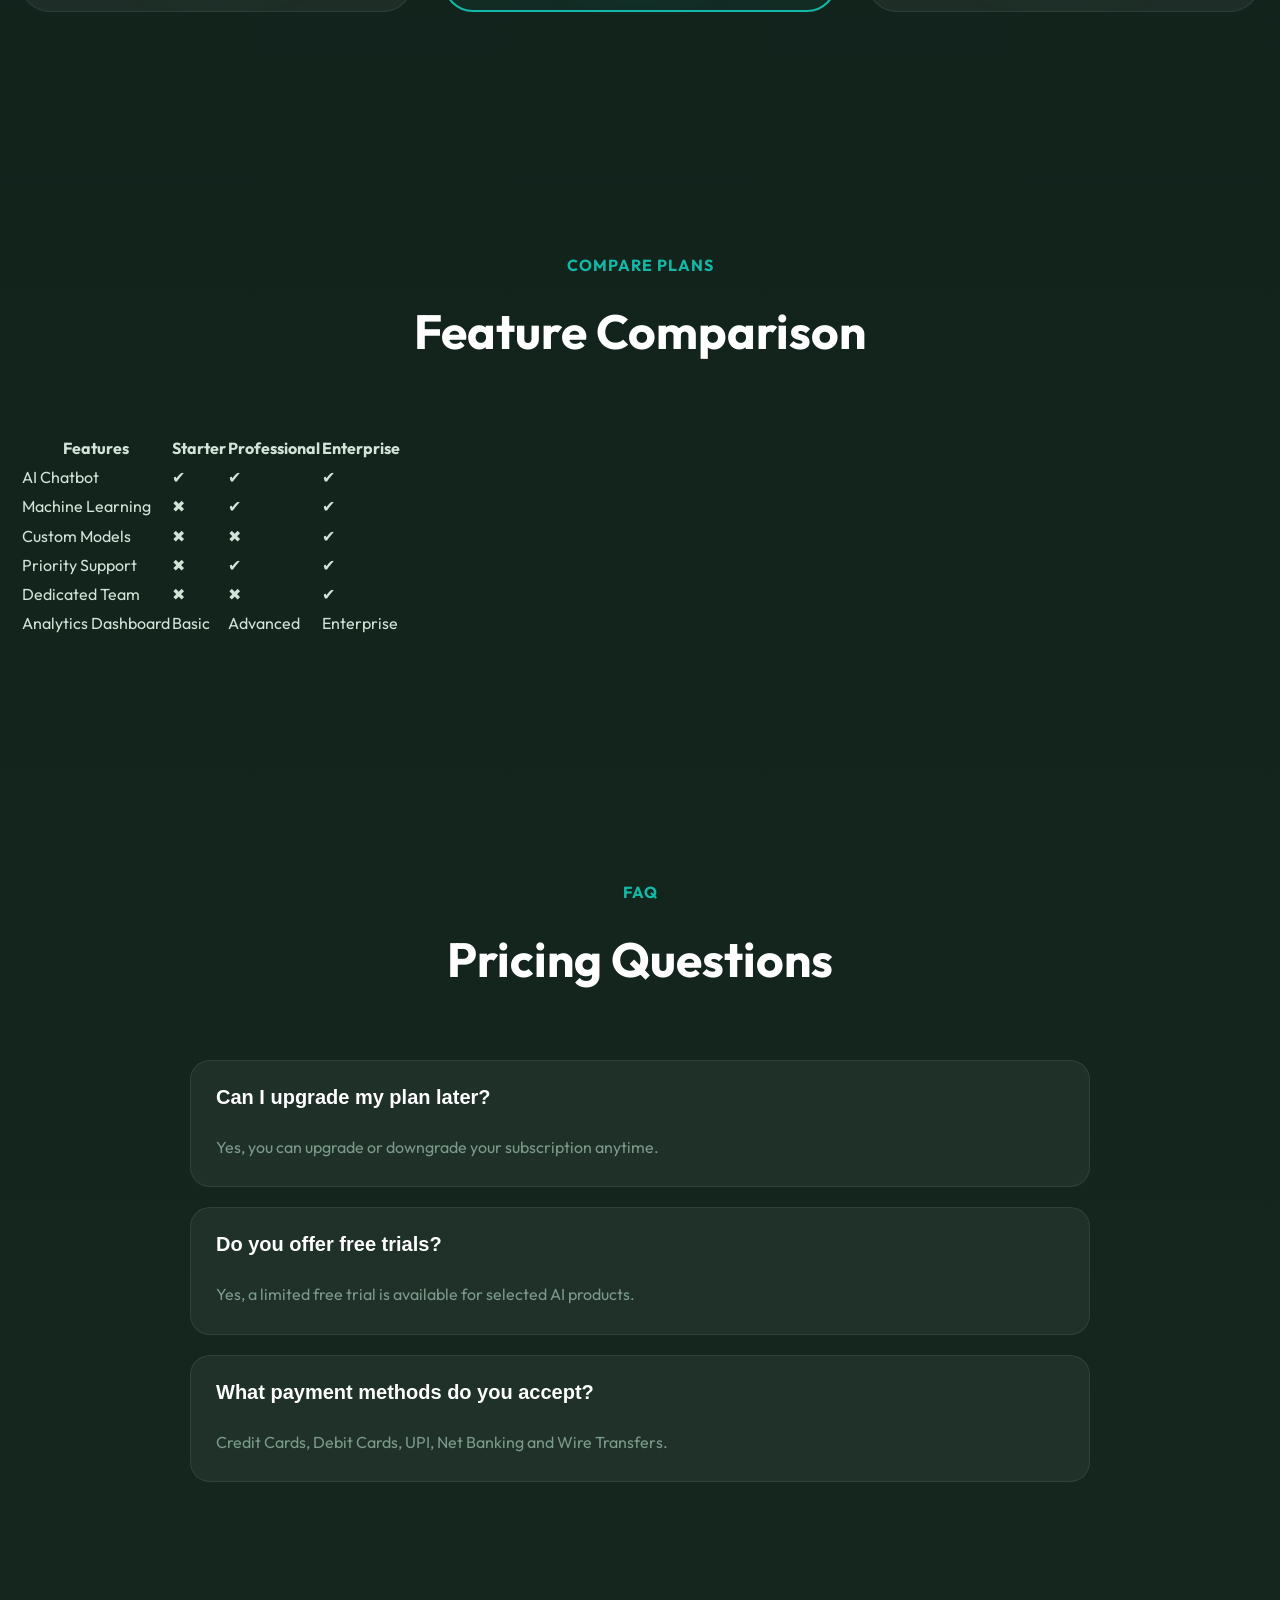
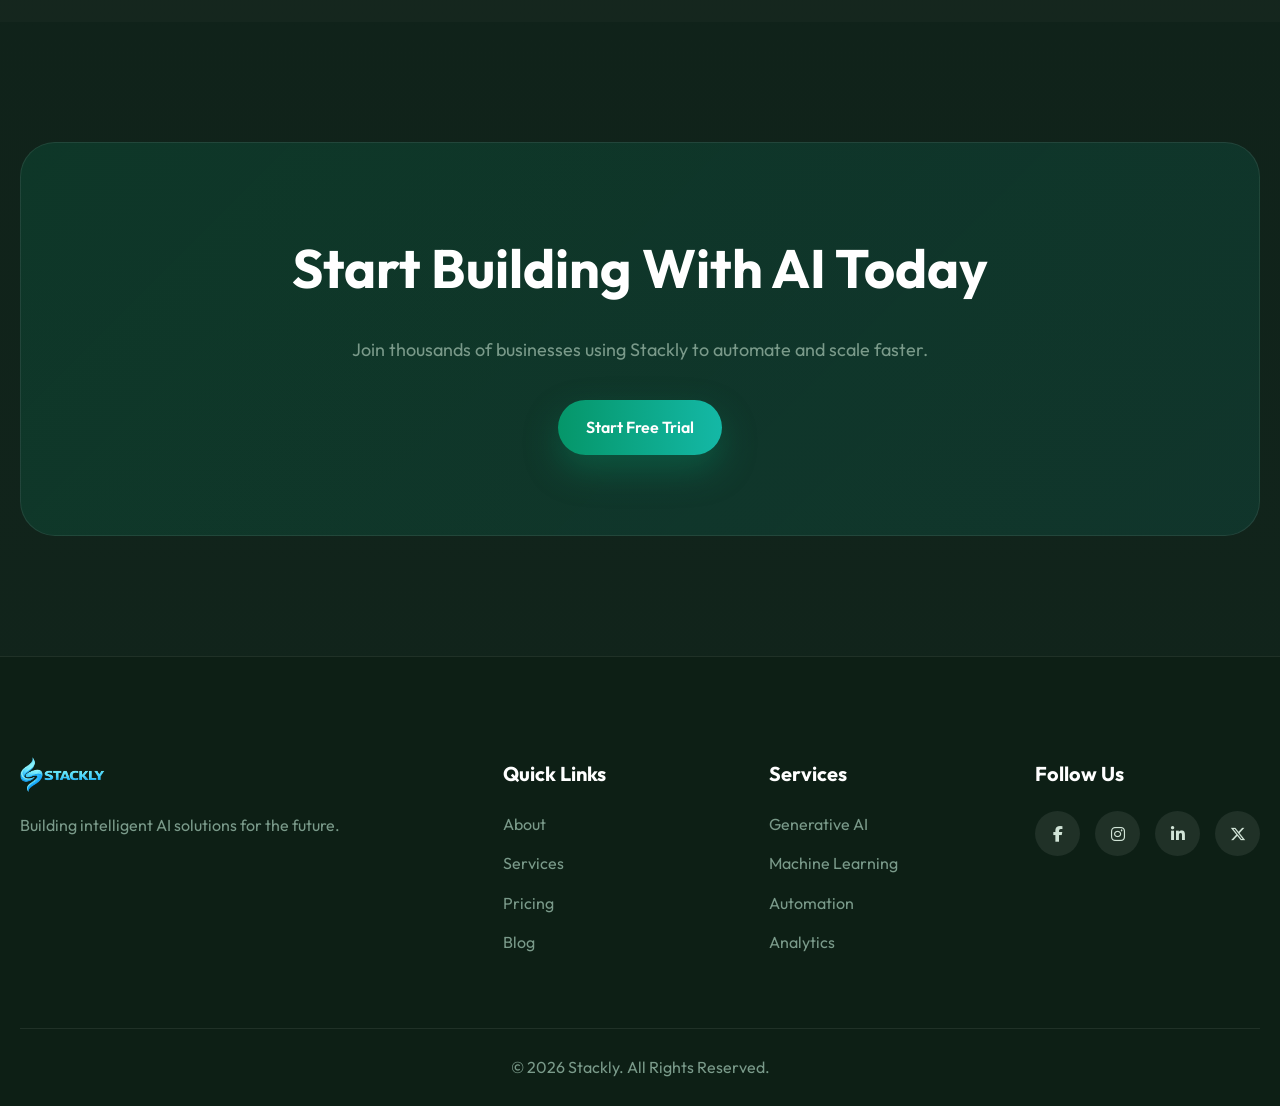
<file: pricing.html>
<!DOCTYPE html>
<html lang="en">

<head>

<meta charset="UTF-8">
<meta name="viewport" content="width=device-width, initial-scale=1.0">

<title>Pricing | Stackly</title>

<link rel="preconnect" href="https://fonts.googleapis.com">

<link href="https://fonts.googleapis.com/css2?family=Outfit:wght@300;400;500;600;700;800&display=swap" rel="stylesheet">

<link rel="stylesheet"
href="https://cdnjs.cloudflare.com/ajax/libs/font-awesome/6.6.0/css/all.min.css">

<link rel="stylesheet" href="assets/css/style.css">
<link rel="stylesheet" href="assets/css/responsive.css">
<link rel="stylesheet" href="assets/css/animations.css">

</head>

<body>

<!-- ==========================
HEADER
========================== -->

<header>

<div class="container">

<div class="logo">
<a href="index.html">
<img src="logo.webp" alt="Stackly">
</a>
</div>

<nav>

<ul>

<li><a href="index.html">Home</a></li>
<li><a href="about.html">About</a></li>
<li><a href="services.html">Services</a></li>
<li><a href="pricing.html" class="active">Pricing</a></li>
<li><a href="blog.html">Blog</a></li>
<li><a href="contact.html">Contact</a></li>

</ul>

</nav>

<div class="header-btns">

<a href="login.html" class="btn-outline">
Login
</a>

<a href="signup.html" class="btn-primary">
Start Free
</a>

</div>

<div class="mobile-toggle">
<i class="fas fa-bars"></i>
</div>

</div>

</header>

<!-- ==========================
PAGE HERO
========================== -->

<section class="page-hero">

<video autoplay muted loop playsinline preload="auto">

<source src="price.mp4"
type="video/mp4">

</video>

<div class="container">

<span>PRICING PLANS</span>

<h1>
Flexible Plans For
Every Business
</h1>

<p>
Choose the perfect AI solution package
for your startup, growing company or enterprise.
</p>

</div>

</section>

<!-- ==========================
PRICING CARDS
========================== -->

<section class="pricing">

<div class="container">

<div class="section-title">

<span>OUR PACKAGES</span>

<h2>Simple & Transparent Pricing</h2>

</div>

<div class="pricing-grid">

<div class="price-card">

<h3>Starter</h3>

<div class="price">

₹999

<span>/month</span>

</div>

<ul>

<li>✔ AI Chatbot</li>
<li>✔ Basic Analytics</li>
<li>✔ Email Support</li>
<li>✔ 5 Projects</li>
<li>✔ Monthly Reports</li>

</ul>

<a href="404.html" class="btn-primary"> Get Started

</a>

</div>

<div class="price-card featured">

<div class="badge">

Most Popular

</div>

<h3>Professional</h3>

<div class="price">

₹2999

<span>/month</span>

</div>

<ul>

<li>✔ Advanced AI Tools</li>
<li>✔ Machine Learning</li>
<li>✔ Unlimited Projects</li>
<li>✔ Priority Support</li>
<li>✔ Real-Time Analytics</li>

</ul>

<a href="404.html" class="btn-primary"> Choose Plan

</a>

</div>

<div class="price-card">

<h3>Enterprise</h3>

<div class="price">

Custom

</div>

<ul>

<li>✔ Dedicated Team</li>
<li>✔ Custom AI Models</li>
<li>✔ Enterprise Security</li>
<li>✔ API Integration</li>
<li>✔ 24/7 Premium Support</li>

</ul>

<a href="404.html" class="btn-primary"> Contact Sales

</a>

</div>

</div>

</div>

</section>

<!-- ==========================
FEATURE COMPARISON
========================== -->

<section class="services">

<div class="container">

<div class="section-title">

<span>COMPARE PLANS</span>

<h2>Feature Comparison</h2>

</div>

<div style="overflow-x:auto;">

<table class="pricing-table">

<thead>

<tr>

<th>Features</th>
<th>Starter</th>
<th>Professional</th>
<th>Enterprise</th>

</tr>

</thead>

<tbody>

<tr>

<td>AI Chatbot</td>
<td>✔</td>
<td>✔</td>
<td>✔</td>

</tr>

<tr>

<td>Machine Learning</td>
<td>✖</td>
<td>✔</td>
<td>✔</td>

</tr>

<tr>

<td>Custom Models</td>
<td>✖</td>
<td>✖</td>
<td>✔</td>

</tr>

<tr>

<td>Priority Support</td>
<td>✖</td>
<td>✔</td>
<td>✔</td>

</tr>

<tr>

<td>Dedicated Team</td>
<td>✖</td>
<td>✖</td>
<td>✔</td>

</tr>

<tr>

<td>Analytics Dashboard</td>
<td>Basic</td>
<td>Advanced</td>
<td>Enterprise</td>

</tr>

</tbody>

</table>

</div>

</div>

</section>

<!-- ==========================
FAQ
========================== -->

<section class="faq">

<div class="container">

<div class="section-title">

<span>FAQ</span>

<h2>Pricing Questions</h2>

</div>

<div class="faq-container">

<div class="faq-item">

<button class="faq-question">

Can I upgrade my plan later?

</button>

<div class="faq-answer">

<p>
Yes, you can upgrade or downgrade
your subscription anytime.
</p>

</div>

</div>

<div class="faq-item">

<button class="faq-question">

Do you offer free trials?

</button>

<div class="faq-answer">

<p>
Yes, a limited free trial is available
for selected AI products.
</p>

</div>

</div>

<div class="faq-item">

<button class="faq-question">

What payment methods do you accept?

</button>

<div class="faq-answer">

<p>
Credit Cards, Debit Cards,
UPI, Net Banking and Wire Transfers.
</p>

</div>

</div>

</div>

</div>

</section>

<!-- ==========================
CTA
========================== -->

<section class="cta">

<div class="container">

<div class="cta-box">

<h2>
Start Building With AI Today
</h2>

<p>
Join thousands of businesses using
Stackly to automate and scale faster.
</p>

<a href="404.html" class="btn-primary"> Start Free Trial

</a>

</div>

</div>

</section>

<!-- ==========================
FOOTER
========================== -->

<footer>

<div class="container">

<div class="footer-grid">

<div>

<div class="footer-logo">

<a href="index.html">
<img src="logo.webp" alt="Stackly">
</a>

</div>

<p>
Building intelligent AI solutions
for the future.
</p>

</div>

<div>

<h4>Quick Links</h4>

<ul>

<li><a href="about.html">About</a></li>
<li><a href="services.html">Services</a></li>
<li><a href="pricing.html">Pricing</a></li>
<li><a href="blog.html">Blog</a></li>

</ul>

</div>

<div>

<h4>Services</h4>

<ul>

<li><a href="#">Generative AI</a></li>
<li><a href="#">Machine Learning</a></li>
<li><a href="#">Automation</a></li>
<li><a href="#">Analytics</a></li>

</ul>

</div>

<div>

<h4>Follow Us</h4>

<div class="social-links">

<a href="404.html"><i class="fab fa-facebook-f"></i></a>
<a href="404.html"><i class="fab fa-instagram"></i></a>
<a href="404.html"><i class="fab fa-linkedin-in"></i></a>
<a href="404.html"><i class="fab fa-x-twitter"></i></a>

</div>

</div>

</div>

<div class="footer-bottom">

<p>
© 2026 Stackly. All Rights Reserved.
</p>

</div>

</div>

</footer>

<script src="assets/js/main.js"></script>

</body>
</html>
</file>
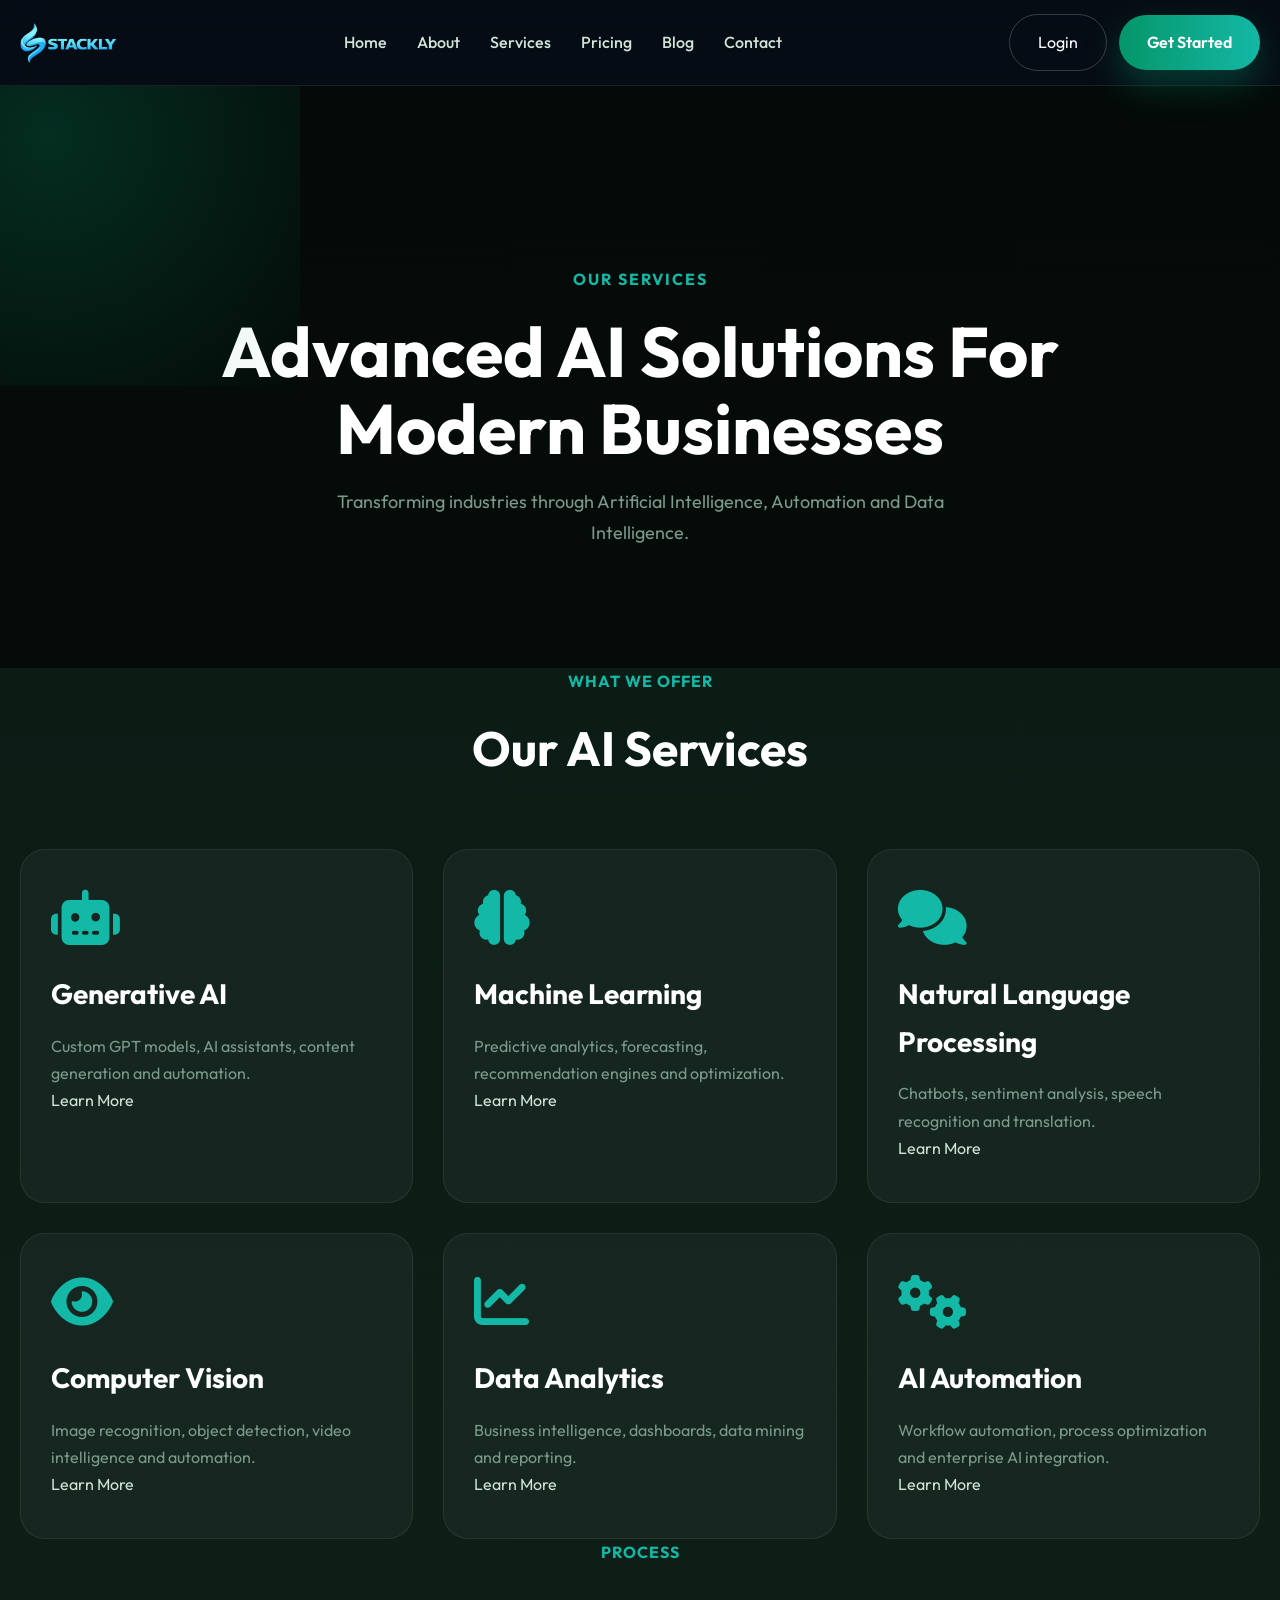
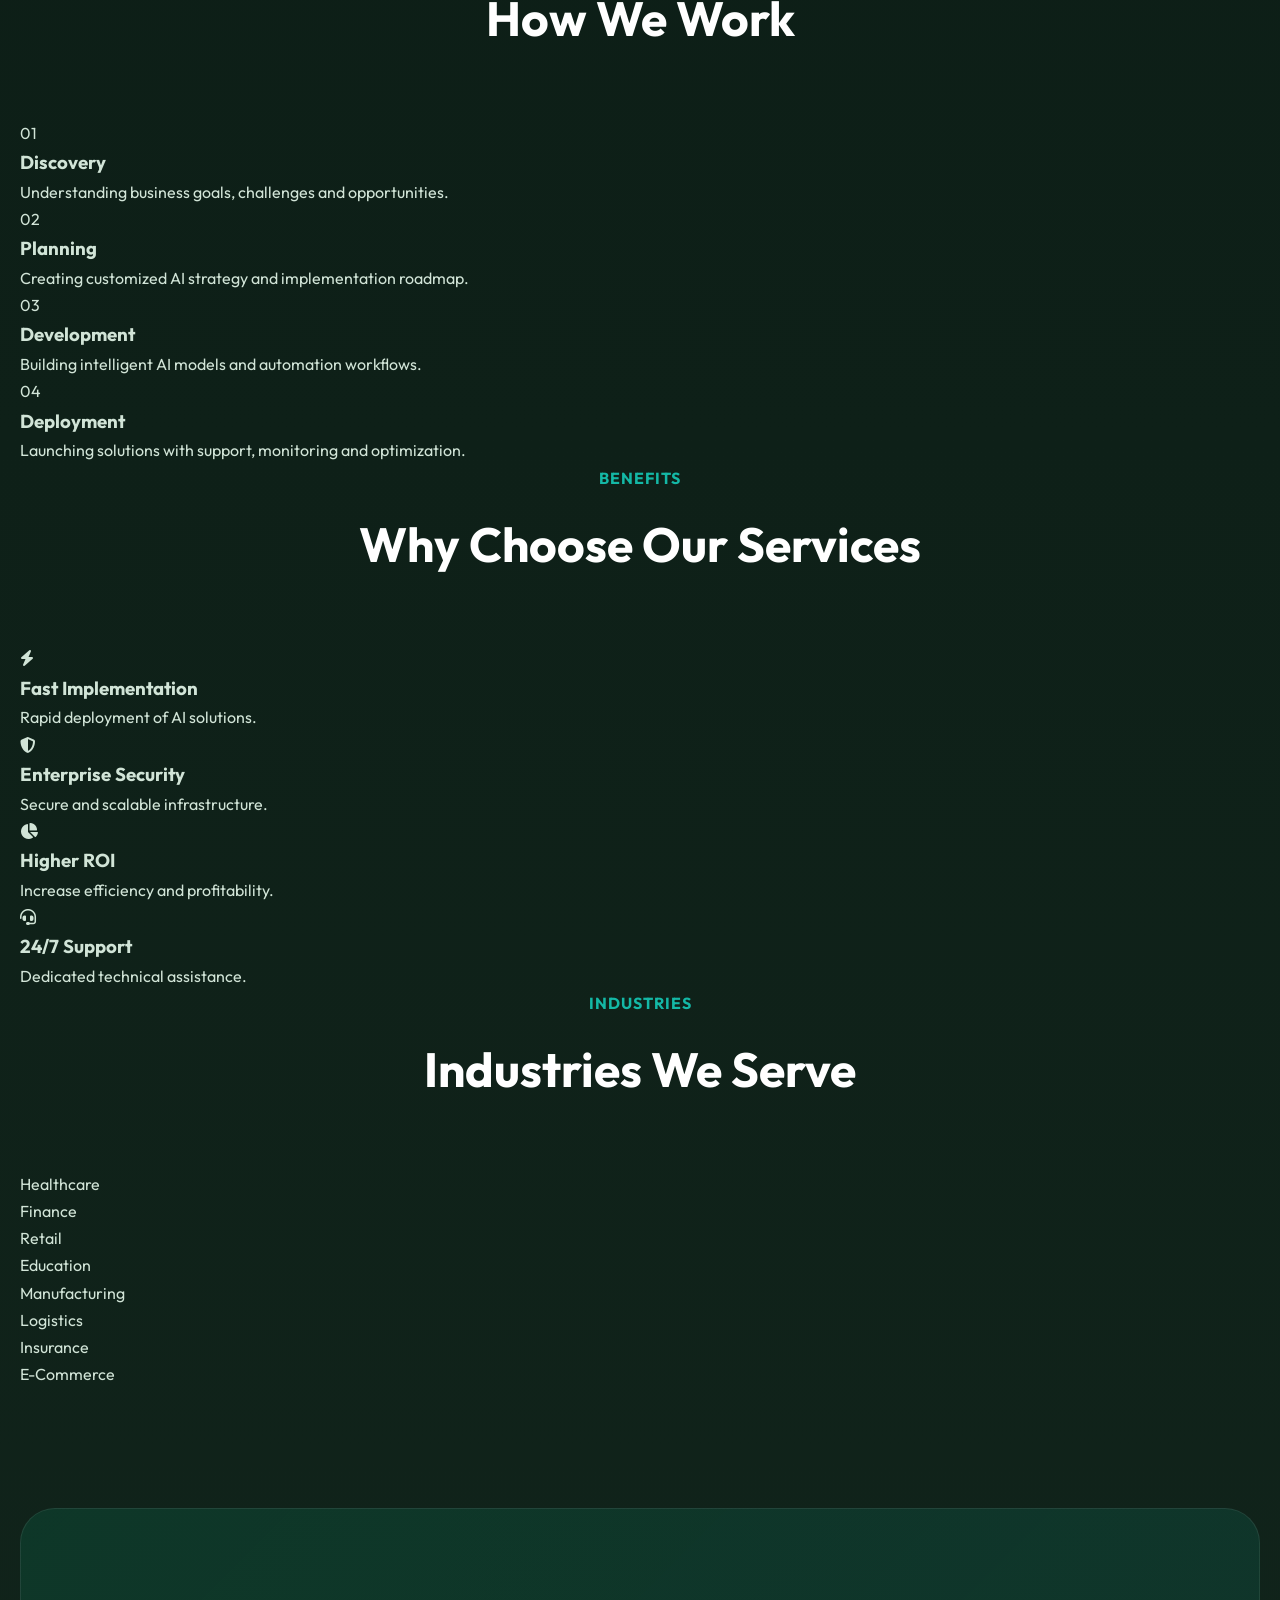
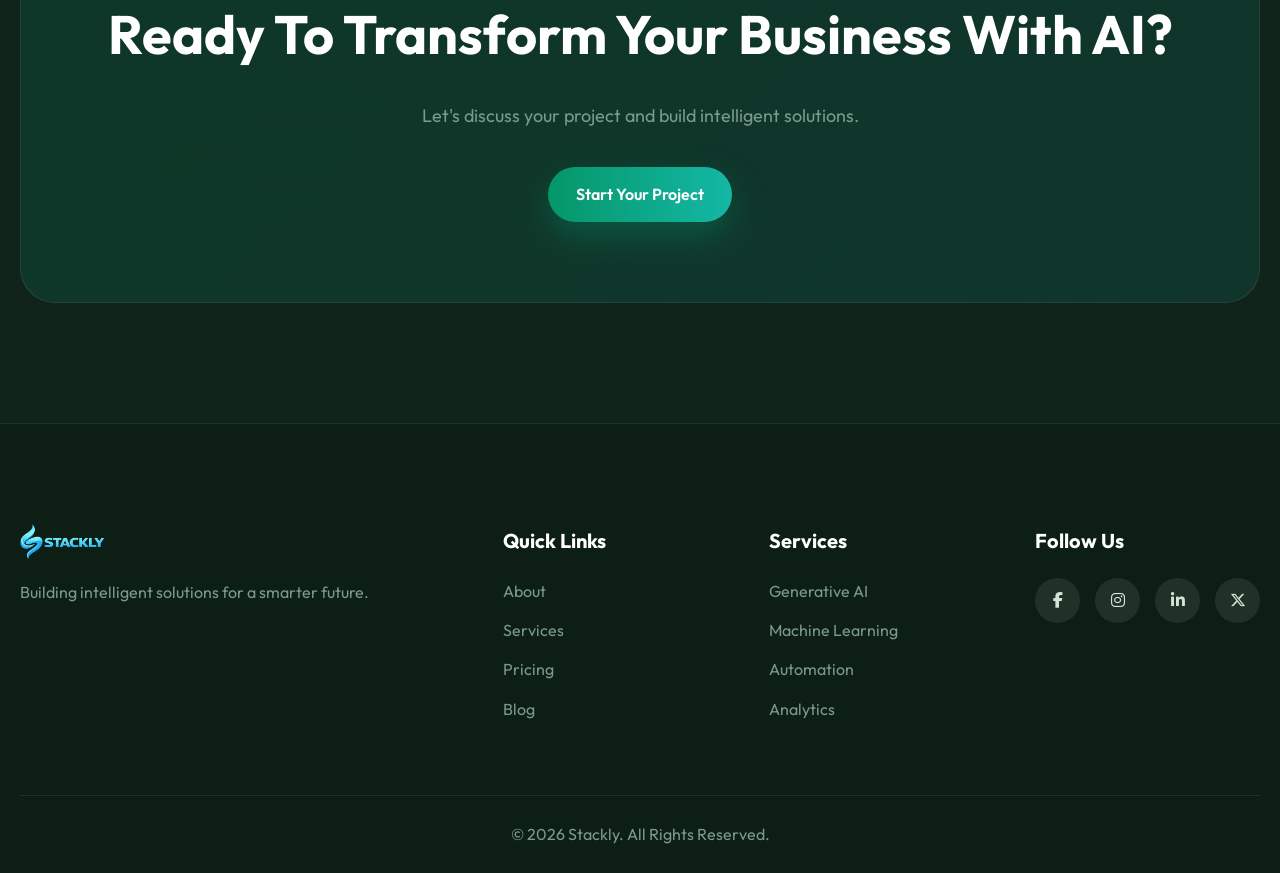
<file: services.html>
<!DOCTYPE html>
<html lang="en">

<head>

<meta charset="UTF-8">
<meta name="viewport" content="width=device-width, initial-scale=1.0">

<title>Services | Stackly</title>

<link rel="preconnect" href="https://fonts.googleapis.com">

<link href="https://fonts.googleapis.com/css2?family=Outfit:wght@300;400;500;600;700;800&display=swap" rel="stylesheet">

<link rel="stylesheet"
href="https://cdnjs.cloudflare.com/ajax/libs/font-awesome/6.6.0/css/all.min.css">

<link rel="stylesheet" href="assets/css/style.css">
<link rel="stylesheet" href="assets/css/responsive.css">
<link rel="stylesheet" href="assets/css/animations.css">

</head>

<body>

<!-- ==========================
HEADER
========================== -->

<header>

<div class="container">

<div class="logo">
<a href="index.html">
<img src="logo.webp" alt="Stackly">
</a>
</div>

<nav>

<ul>

<li><a href="index.html">Home</a></li>
<li><a href="about.html">About</a></li>
<li><a href="services.html" class="active">Services</a></li>
<li><a href="pricing.html">Pricing</a></li>
<li><a href="blog.html">Blog</a></li>
<li><a href="contact.html">Contact</a></li>

</ul>

</nav>

<div class="header-btns">

<a href="login.html" class="btn-outline">
Login
</a>

<a href="signup.html" class="btn-primary">
Get Started
</a>

</div>

</div>

</header>

<!-- ==========================
PAGE HERO
========================== -->

<section class="page-hero">

<video autoplay muted loop playsinline preload="auto">

<source src="p2.mp4"
type="video/mp4">

</video>

<div class="container">

<span>OUR SERVICES</span>

<h1>
Advanced AI Solutions
For Modern Businesses
</h1>

<p>
Transforming industries through
Artificial Intelligence,
Automation and Data Intelligence.
</p>

</div>

</section>

<!-- ==========================
SERVICES GRID
========================== -->

<section class="services-page">

<div class="container">

<div class="section-title">

<span>WHAT WE OFFER</span>

<h2>Our AI Services</h2>

</div>

<div class="services-grid">

<div class="service-card">

<i class="fas fa-robot"></i>

<h3>Generative AI</h3>

<p>
Custom GPT models, AI assistants,
content generation and automation.
</p>

<a href="service-details.html">
Learn More
</a>

</div>

<div class="service-card">

<i class="fas fa-brain"></i>

<h3>Machine Learning</h3>

<p>
Predictive analytics, forecasting,
recommendation engines and optimization.
</p>

<a href="service-details.html">
Learn More
</a>

</div>

<div class="service-card">

<i class="fas fa-comments"></i>

<h3>Natural Language Processing</h3>

<p>
Chatbots, sentiment analysis,
speech recognition and translation.
</p>

<a href="service-details.html">
Learn More
</a>

</div>

<div class="service-card">

<i class="fas fa-eye"></i>

<h3>Computer Vision</h3>

<p>
Image recognition, object detection,
video intelligence and automation.
</p>

<a href="service-details.html">
Learn More
</a>

</div>

<div class="service-card">

<i class="fas fa-chart-line"></i>

<h3>Data Analytics</h3>

<p>
Business intelligence, dashboards,
data mining and reporting.
</p>

<a href="service-details.html">
Learn More
</a>

</div>

<div class="service-card">

<i class="fas fa-cogs"></i>

<h3>AI Automation</h3>

<p>
Workflow automation, process optimization
and enterprise AI integration.
</p>

<a href="service-details.html">
Learn More
</a>

</div>

</div>

</div>

</section>

<!-- ==========================
WORK PROCESS
========================== -->

<section class="work-process">

<div class="container">

<div class="section-title">

<span>PROCESS</span>

<h2>How We Work</h2>

</div>

<div class="process-grid">

<div class="process-card">

<div class="step">01</div>

<h3>Discovery</h3>

<p>
Understanding business goals,
challenges and opportunities.
</p>

</div>

<div class="process-card">

<div class="step">02</div>

<h3>Planning</h3>

<p>
Creating customized AI strategy
and implementation roadmap.
</p>

</div>

<div class="process-card">

<div class="step">03</div>

<h3>Development</h3>

<p>
Building intelligent AI models
and automation workflows.
</p>

</div>

<div class="process-card">

<div class="step">04</div>

<h3>Deployment</h3>

<p>
Launching solutions with support,
monitoring and optimization.
</p>

</div>

</div>

</div>

</section>

<!-- ==========================
FEATURES
========================== -->

<section class="features">

<div class="container">

<div class="section-title">

<span>BENEFITS</span>

<h2>Why Choose Our Services</h2>

</div>

<div class="features-grid">

<div class="feature-box">

<i class="fas fa-bolt"></i>

<h3>Fast Implementation</h3>

<p>
Rapid deployment of AI solutions.
</p>

</div>

<div class="feature-box">

<i class="fas fa-shield-alt"></i>

<h3>Enterprise Security</h3>

<p>
Secure and scalable infrastructure.
</p>

</div>

<div class="feature-box">

<i class="fas fa-chart-pie"></i>

<h3>Higher ROI</h3>

<p>
Increase efficiency and profitability.
</p>

</div>

<div class="feature-box">

<i class="fas fa-headset"></i>

<h3>24/7 Support</h3>

<p>
Dedicated technical assistance.
</p>

</div>

</div>

</div>

</section>

<!-- ==========================
INDUSTRIES
========================== -->

<section class="industries">

<div class="container">

<div class="section-title">

<span>INDUSTRIES</span>

<h2>Industries We Serve</h2>

</div>

<div class="industry-grid">

<div class="industry-card">
Healthcare
</div>

<div class="industry-card">
Finance
</div>

<div class="industry-card">
Retail
</div>

<div class="industry-card">
Education
</div>

<div class="industry-card">
Manufacturing
</div>

<div class="industry-card">
Logistics
</div>

<div class="industry-card">
Insurance
</div>

<div class="industry-card">
E-Commerce
</div>

</div>

</div>

</section>

<!-- ==========================
CTA
========================== -->

<section class="cta">

<div class="container">

<div class="cta-box">

<h2>
Ready To Transform
Your Business With AI?
</h2>

<p>
Let's discuss your project
and build intelligent solutions.
</p>

<a href="404.html"
class="btn-primary">

Start Your Project

</a>

</div>

</div>

</section>

<!-- ==========================
FOOTER
========================== -->

<footer>

<div class="container">

<div class="footer-grid">

<div>
<div class="footer-logo">

<a href="index.html">
<img src="logo.webp" alt="Stackly">
</a>

</div>
<p>
Building intelligent solutions
for a smarter future.
</p>

</div>

<div>

<h4>Quick Links</h4>

<ul>

<li><a href="about.html">About</a></li>
<li><a href="services.html">Services</a></li>
<li><a href="pricing.html">Pricing</a></li>
<li><a href="blog.html">Blog</a></li>

</ul>

</div>

<div>

<h4>Services</h4>

<ul>

<li><a href="#">Generative AI</a></li>
<li><a href="#">Machine Learning</a></li>
<li><a href="#">Automation</a></li>
<li><a href="#">Analytics</a></li>

</ul>

</div>

<div>

<h4>Follow Us</h4>

<div class="social-links">

<a href="404.html">
<i class="fab fa-facebook-f"></i>
</a>

<a href="404.html">
<i class="fab fa-instagram"></i>
</a>

<a href="404.html">
<i class="fab fa-linkedin-in"></i>
</a>

<a href="404.html">
<i class="fab fa-x-twitter"></i>
</a>

</div>

</div>

</div>

<div class="footer-bottom">

<p>
© 2026 Stackly.
All Rights Reserved.
</p>

</div>

</div>

</footer>

<script src="assets/js/main.js"></script>

</body>
</html>
</file>
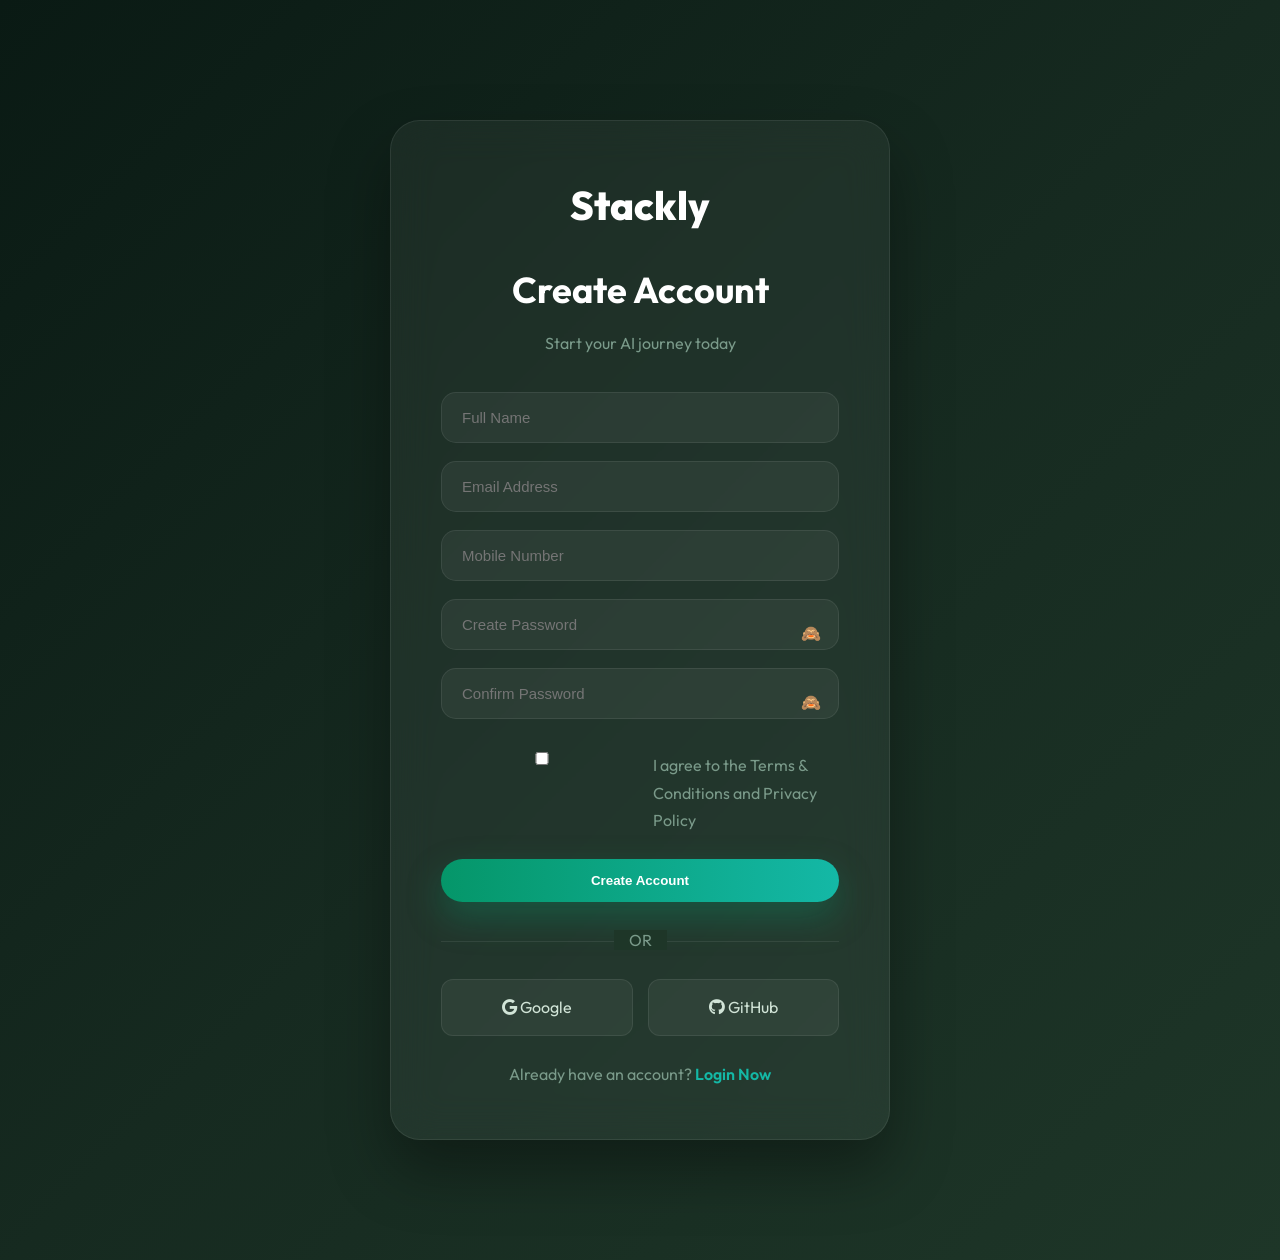
<file: signup.html>
<!DOCTYPE html>
<html lang="en">

<head>

<meta charset="UTF-8">
<meta name="viewport" content="width=device-width, initial-scale=1.0">

<title>Sign Up | Stackly</title>

<link rel="preconnect" href="https://fonts.googleapis.com">

<link href="https://fonts.googleapis.com/css2?family=Outfit:wght@300;400;500;600;700;800&display=swap" rel="stylesheet">

<link rel="stylesheet"
href="https://cdnjs.cloudflare.com/ajax/libs/font-awesome/6.6.0/css/all.min.css">

<link rel="stylesheet" href="assets/css/style.css">

</head>

<body>

<section class="auth-section">

<div class="auth-container">

<div class="auth-logo">
<a href="index.html">Stackly</a>
</div>

<h1 class="auth-title">
Create Account
</h1>

<p class="auth-subtitle">
Start your AI journey today
</p>

<form class="auth-form" id="signupForm">

<input
type="text"
placeholder="Full Name"
required>

<input
type="email"
placeholder="Email Address"
required>

<input
type="tel"
placeholder="Mobile Number"
required>

<div class="password-box">

<input
type="password"
id="signupPassword"
placeholder="Create Password"
required>

<span
class="password-toggle"
id="toggleSignupPassword">

🙈

</span>

</div>

<div class="password-box">

<input
type="password"
id="confirmPassword"
placeholder="Confirm Password"
required>

<span
class="password-toggle"
id="toggleConfirmPassword">

🙈

</span>

</div>

<label style="display:flex;align-items:flex-start;gap:10px;color:#7a9a8a;margin:15px 0;">

<input type="checkbox" required>

<span>
I agree to the Terms & Conditions and Privacy Policy
</span>

</label>

<button
type="submit"
class="btn-primary auth-btn">

Create Account

</button>

</form>

<div class="auth-divider">

<span>OR</span>

</div>

<div class="social-login">

<a href="404.html"
class="social-btn">

<i class="fab fa-google"></i>

 Google

</a>

<a href="404.html"
class="social-btn">

<i class="fab fa-github"></i>

 GitHub

</a>

</div>

<div class="auth-footer">

Already have an account?

<a href="login.html">

Login Now

</a>

</div>

</div>

</section>

<script>

/* ==========================
PASSWORD TOGGLE
========================== */

const signupPassword =
document.getElementById("signupPassword");

const confirmPassword =
document.getElementById("confirmPassword");

const toggleSignupPassword =
document.getElementById("toggleSignupPassword");

const toggleConfirmPassword =
document.getElementById("toggleConfirmPassword");

toggleSignupPassword.addEventListener(
"click",
() => {

if(signupPassword.type === "password"){

signupPassword.type = "text";
toggleSignupPassword.innerHTML = "👁️";

}else{

signupPassword.type = "password";
toggleSignupPassword.innerHTML = "🙈";

}

}
);

toggleConfirmPassword.addEventListener(
"click",
() => {

if(confirmPassword.type === "password"){

confirmPassword.type = "text";
toggleConfirmPassword.innerHTML = "👁️";

}else{

confirmPassword.type = "password";
toggleConfirmPassword.innerHTML = "🙈";

}

}
);

/* ==========================
SIGNUP VALIDATION
========================== */

document
.getElementById("signupForm")
.addEventListener(
"submit",
function(e){

e.preventDefault();

if(
signupPassword.value !==
confirmPassword.value
){

alert(
"Passwords do not match!"
);

return;

}

alert(
"Account Created Successfully!"
);

window.location.href =
"dashboard.html";

}
);

</script>

</body>
</html>
</file>
<file: assets/css/style.css>
/* =====================================================
   Stackly - PREMIUM AI WEBSITE
   STYLE.CSS PART 1
   Root + Reset + Global + Header + Hero + Brands
===================================================== */

/* ==========================
ROOT VARIABLES
========================== */

:root{

--primary:#059669;
--secondary:#14b8a6;
--accent:#f43f5e;

--dark:#0a1a14;
--dark-light:#12251c;
--card:#1a3028;

--white:#ffffff;
--text:#d1e4d7;
--muted:#7a9a8a;

--border:rgba(255,255,255,.08);

--shadow:
0 20px 40px rgba(0,0,0,.35);

--radius:20px;

--transition:.4s ease;

}

/* ==========================
RESET
========================== */

*{
margin:0;
padding:0;
box-sizing:border-box;
}

html{
scroll-behavior:smooth;
overflow-x:hidden;
width:100%;
}

body{

font-family:'Outfit',sans-serif;

background:
linear-gradient(
180deg,
#0a1a14,
#0e2018,
#12251c
);

color:var(--text);

overflow-x:hidden;

line-height:1.7;

}

img{
max-width:100%;
display:block;
}

a{
text-decoration:none;
color:inherit;
}

ul{
list-style:none;
}

.container{

width:100%;
max-width:1280px;

margin:auto;

padding:
0 20px;

}

/* ==========================
SCROLLBAR
========================== */

::-webkit-scrollbar{
width:10px;
}

::-webkit-scrollbar-track{
background:#0a1a14;
}

::-webkit-scrollbar-thumb{

background:
linear-gradient(
180deg,
var(--primary),
var(--secondary)
);

border-radius:20px;
}

/* ==========================
SELECTION
========================== */

::selection{

background:
var(--primary);

color:#fff;

}

/* ==========================
LOADER
========================== */

.loader{

position:fixed;
inset:0;

background:#0d1f15;

display:flex;
flex-direction:column;
justify-content:center;
align-items:center;

z-index:99999;

}

.loader-center{
position:relative;
display:flex;
flex-direction:column;
justify-content:center;
align-items:center;
}

.loader-ring{
position:absolute;
width:300px;
height:300px;
border-radius:50%;
border:1px solid rgba(5,150,105,.2);
animation:ringSpin 6s linear infinite;
pointer-events:none;
}

.loader-ring-2{
width:220px;
height:220px;
border-color:rgba(20,184,166,.15);
animation-direction:reverse;
animation-duration:4s;
}

.loader-ring-3{
width:150px;
height:150px;
border-color:rgba(255,255,255,.08);
animation-duration:3s;
}

@keyframes ringSpin{
0%{transform:rotate(0deg);}
100%{transform:rotate(360deg);}
}

.loader-logo{
position:relative;
z-index:2;
}

.loader-logo img{
height:60px;
width:auto;
animation:logoPulse 2s ease-in-out infinite;
filter:drop-shadow(0 0 30px rgba(5,150,105,.4));
}

@keyframes logoPulse{
0%,100%{transform:scale(1);opacity:.9;}
50%{transform:scale(1.05);opacity:1;}
}

@keyframes gradientShift{
0%,100%{background-position:0% 50%;}
50%{background-position:100% 50%;}
}

.loader-dots{
display:flex;
gap:12px;
margin-top:20px;
z-index:2;
}

.loader-dots span{
width:8px;
height:8px;
border-radius:50%;
background:var(--secondary);
animation:dotPulse 1.5s ease-in-out infinite;
}

.loader-dots span:nth-child(2){animation-delay:.3s;}
.loader-dots span:nth-child(3){animation-delay:.6s;}

@keyframes dotPulse{
0%,100%{opacity:.3;transform:scale(.8);}
50%{opacity:1;transform:scale(1.3);}
}

.loader-robot{
position:absolute;
width:280px;
height:280px;
color:rgba(255,255,255,.06);
animation:robotDrift 8s ease-in-out infinite;
pointer-events:none;
}

.loader-robot svg{
width:100%;
height:100%;
}

.robot-1{
top:5%;
left:3%;
animation-delay:0s;
}

.robot-2{
top:3%;
right:5%;
animation-delay:2s;
width:320px;
height:320px;
}

.robot-3{
bottom:5%;
left:5%;
animation-delay:4s;
width:300px;
height:300px;
}

.robot-4{
bottom:3%;
right:3%;
animation-delay:6s;
width:260px;
height:260px;
}

@keyframes robotDrift{
0%,100%{transform:translateY(0) rotate(0deg);opacity:.05;}
25%{transform:translateY(-40px) rotate(4deg);opacity:.1;}
50%{transform:translateY(-15px) rotate(-3deg);opacity:.05;}
75%{transform:translateY(-45px) rotate(3deg);opacity:.1;}
}

.loader-bar{

width:260px;
height:8px;

background:
rgba(255,255,255,.08);

margin-top:25px;

border-radius:30px;

overflow:hidden;

}

.loader-progress{

height:100%;
width:0;

background:
linear-gradient(
90deg,
var(--primary),
var(--secondary)
);

animation:
loading 3s linear forwards;

}

@keyframes loading{

0%{
width:0;
}

100%{
width:100%;
}

}

/* ==========================
CUSTOM CURSOR
========================== */

.cursor{

position:fixed;

width:20px;
height:20px;

border:
2px solid var(--secondary);

border-radius:50%;

pointer-events:none;

transform:
translate(-50%,-50%);

z-index:9999;

mix-blend-mode:screen;

}

/* ==========================
PARTICLES
========================== */

#particles-js{

position:fixed;

top:0;
left:0;

width:100%;
height:100%;

z-index:-1;

}

/* ==========================
TOP BAR
========================== */

.top-bar{

background:
linear-gradient(
90deg,
var(--primary),
var(--secondary)
);

padding:12px 0;

font-size:14px;

color:#fff;

}

.top-bar .container{

display:flex;
justify-content:space-between;
align-items:center;

}

.top-bar a{

background:#fff;
color:#111;

padding:
8px 18px;

border-radius:30px;

font-weight:600;

}

/* ==========================
HEADER
========================== */

header{

position:sticky;

top:0;

z-index:1000;

background:
rgba(7,11,22,.85);

backdrop-filter:
blur(18px);

border-bottom:
1px solid var(--border);

}

header .container{

display:flex;
justify-content:space-between;
align-items:center;

height:85px;

}

/* ==========================
LOGO
========================== */

.logo{

display:flex;
align-items:center;

}

.logo img{

height:40px;
width:auto;

}

.logo span{

color:
var(--secondary);

}

/* ==========================
NAVIGATION
========================== */

nav ul{

display:flex;
align-items:center;
gap:30px;

}

nav a{

position:relative;

font-weight:500;

transition:
var(--transition);

}

nav a:hover,
nav a.active{

color:
var(--secondary);

}

nav a::after{

content:"";

position:absolute;

left:0;
bottom:-8px;

width:0;
height:2px;

background:
var(--secondary);

transition:
var(--transition);

}

nav a:hover::after{

width:100%;

}

/* ==========================
HEADER BUTTONS
========================== */

.header-btns{

display:flex;
align-items:center;
gap:12px;

}

.btn-primary{

display:inline-flex;
align-items:center;
justify-content:center;

padding:
14px 28px;

border-radius:50px;

background:
linear-gradient(
90deg,
var(--primary),
var(--secondary)
);

color:#fff;

font-weight:600;

transition:
var(--transition);

box-shadow:
0 15px 35px rgba(5,150,105,.35);

}

.btn-primary:hover{

transform:
translateY(-4px);

}

.btn-outline{

display:inline-flex;
align-items:center;
justify-content:center;

padding:
14px 28px;

border-radius:50px;

border:
1px solid rgba(255,255,255,.2);

color:#fff;

transition:
var(--transition);

}

.btn-outline:hover{

background:
rgba(255,255,255,.08);

}

/* ==========================
MOBILE TOGGLE
========================== */

.mobile-toggle{

display:none;

font-size:28px;
cursor:pointer;

color:#fff;

}

/* ==========================
HERO
========================== */

.hero{

position:relative;

min-height:100vh;

display:flex;
align-items:center;

overflow:hidden;

}

.hero video{

position:absolute;

top:0;
left:0;

width:100%;
height:100%;

object-fit:cover;

z-index:-3;

will-change:transform;

}

.hero-overlay{

position:absolute;
inset:0;

background:
rgba(0,0,0,.65);

z-index:-2;

}

.hero-content{

display:grid;
grid-template-columns:1fr 1fr;
gap:60px;

align-items:center;

padding:
100px 0;

}

/* ==========================
HERO LEFT
========================== */

.tag{

display:inline-block;

padding:
10px 18px;

background:
rgba(255,255,255,.08);

border:
1px solid rgba(255,255,255,.12);

border-radius:30px;

margin-bottom:20px;

color:
var(--secondary);

}

.hero-left h1{

font-size:72px;
line-height:1.1;

font-weight:800;

color:#fff;

margin-bottom:20px;

}

.hero-left p{

font-size:18px;

max-width:650px;

color:var(--text);

margin-bottom:35px;

}

.hero-buttons{

display:flex;
gap:15px;

margin-bottom:40px;

}

.hero-stats{

display:flex;
gap:40px;

}

.hero-stats h3{

font-size:34px;

color:#fff;

}

.hero-stats p{

margin-top:5px;

color:var(--muted);

}

/* ==========================
HERO RIGHT
========================== */

.hero-right{

position:relative;

}

.hero-right img{

width:150px;

height:150px;

border-radius:50%;

object-fit:cover;

margin:auto;

animation:
float 5s ease-in-out infinite;

}

@keyframes float{

0%,100%{
transform:
translateY(0);
}

50%{
transform:
translateY(-20px);
}

}

.floating-card{

position:absolute;

background:
rgba(255,255,255,.08);

backdrop-filter:
blur(12px);

padding:
14px 20px;

border-radius:15px;

border:
1px solid rgba(255,255,255,.1);

color:#fff;

display:flex;
align-items:center;
gap:10px;

box-shadow:
var(--shadow);

}

.floating-card i{

color:
var(--secondary);

}

.card1{

top:15%;
left:-30px;

}

.card2{

right:-20px;
top:40%;

}

.card3{

bottom:15%;
left:10%;

}

/* ==========================
BRANDS
========================== */

.brands{

padding:
70px 0;

border-top:
1px solid var(--border);

border-bottom:
1px solid var(--border);

background:
rgba(255,255,255,.02);

}

.brand-slider{

display:flex;
justify-content:space-between;
align-items:center;
gap:50px;

flex-wrap:wrap;

}

.brand-slider div{

font-size:24px;
font-weight:700;

color:
rgba(255,255,255,.65);

transition:
var(--transition);

}

.brand-slider div:hover{

color:
var(--secondary);

transform:
translateY(-5px);

}

/* ==========================
SECTION TITLE
========================== */

.section-title{

text-align:center;

margin-bottom:60px;

}

.section-title span{

color:
var(--secondary);

font-weight:700;

letter-spacing:1px;

text-transform:uppercase;

}

.section-title h2{

font-size:48px;

color:#fff;

margin-top:12px;

}
/* =====================================================
   Stackly - PREMIUM AI WEBSITE
   STYLE.CSS PART 2
   About + Services + Why Us + Solutions
   Demo + Counters + Case Studies
===================================================== */

/* ==========================
ABOUT SECTION
========================== */

.about{

padding:120px 0;

position:relative;

}

.about .container{

display:grid;
grid-template-columns:1fr 1fr;
gap:80px;
align-items:center;

}

.about-image{

position:relative;

}

.about-image img{

width:100%;
max-width:400px;
border-radius:30px;

box-shadow:
0 30px 60px rgba(0,0,0,.4);

}

.about-content h2{

font-size:52px;

line-height:1.2;

margin:15px 0 25px;

color:#fff;

}

.about-content p{

font-size:17px;

color:var(--text);

margin-bottom:25px;

}

.about-grid{

display:grid;

grid-template-columns:
repeat(2,1fr);

gap:20px;

margin:40px 0;

}

.about-grid div{

background:
rgba(255,255,255,.04);

border:
1px solid rgba(255,255,255,.08);

padding:25px;

border-radius:20px;

text-align:center;

transition:
var(--transition);

}

.about-grid div:hover{

transform:
translateY(-8px);

border-color:
var(--secondary);

}

.about-grid h3{

font-size:32px;

color:
var(--secondary);

margin-bottom:8px;

}

.about-grid p{

margin:0;

font-size:15px;

}

/* ==========================
SERVICES
========================== */

.services{

padding:120px 0;

background:
rgba(255,255,255,.02);

}

.services-grid{

display:grid;

grid-template-columns:
repeat(3,1fr);

gap:30px;

}

.service-card{

position:relative;

background:
rgba(255,255,255,.04);

border:
1px solid rgba(255,255,255,.08);

padding:40px 30px;

border-radius:25px;

overflow:hidden;

transition:
var(--transition);

}

.service-card::before{

content:"";

position:absolute;

top:0;
left:0;

width:100%;
height:4px;

background:
linear-gradient(
90deg,
var(--primary),
var(--secondary)
);

transform:
scaleX(0);

transition:
var(--transition);

}

.service-card:hover::before{

transform:
scaleX(1);

}

.service-card:hover{

transform:
translateY(-12px);

border-color:
var(--secondary);

}

.service-card i{

font-size:55px;

color:
var(--secondary);

margin-bottom:25px;

}

.service-card h3{

font-size:28px;

color:#fff;

margin-bottom:15px;

}

.service-card p{

font-size:16px;

color:var(--muted);

}

/* ==========================
WHY CHOOSE US
========================== */

.why-us{

padding:120px 0;

}

.why-grid{

display:grid;

grid-template-columns:
repeat(4,1fr);

gap:25px;

}

.why-card{

background:
rgba(255,255,255,.04);

padding:35px;

border-radius:25px;

text-align:center;

border:
1px solid rgba(255,255,255,.08);

transition:
var(--transition);

}

.why-card:hover{

transform:
translateY(-10px);

border-color:
var(--primary);

}

.why-card i{

font-size:50px;

color:
var(--primary);

margin-bottom:20px;

}

.why-card h3{

font-size:24px;

color:#fff;

margin-bottom:12px;

}

.why-card p{

color:var(--muted);

}

/* ==========================
AI SOLUTIONS
========================== */

.solutions{

padding:120px 0;

background:
rgba(255,255,255,.02);

}

.solutions-grid{

display:grid;

grid-template-columns:
repeat(4,1fr);

gap:25px;

}

.solution-card{

overflow:hidden;

border-radius:25px;

background:
rgba(255,255,255,.04);

border:
1px solid rgba(255,255,255,.08);

transition:
var(--transition);

}

.solution-card:hover{

transform:
translateY(-10px);

}

.solution-card img{

width:100%;
height:250px;

object-fit:cover;

transition:
var(--transition);

}

.solution-card:hover img{

transform:
scale(1.08);

}

.solution-card h3{

font-size:24px;

padding:
25px 25px 10px;

color:#fff;

}

.solution-card p{

padding:
0 25px 25px;

color:var(--muted);

}

/* ==========================
AI DEMO
========================== */

.ai-demo{

padding:120px 0;

}

.demo-content{

display:grid;

grid-template-columns:1fr 1fr;

gap:60px;

align-items:center;

}

.demo-left h2{

font-size:54px;

line-height:1.2;

margin:15px 0 20px;

color:#fff;

}

.demo-left p{

margin-bottom:30px;

font-size:17px;

color:var(--muted);

}

.demo-left span{

color:
var(--secondary);

font-weight:700;

}

.chat-preview{

background:
rgba(255,255,255,.05);

border:
1px solid rgba(255,255,255,.08);

border-radius:25px;

padding:30px;

box-shadow:
0 20px 50px rgba(0,0,0,.3);

}

.chat-message{

padding:15px 20px;

border-radius:18px;

margin-bottom:15px;

max-width:80%;

font-size:15px;

}

.chat-message.ai{

background:
rgba(5,150,105,.25);

color:#fff;

}

.chat-message.user{

background:
rgba(20,184,166,.2);

margin-left:auto;

color:#fff;

}

/* ==========================
COUNTER SECTION
========================== */

.counter-section{

padding:100px 0;

background:
linear-gradient(
135deg,
rgba(5,150,105,.15),
rgba(20,184,166,.10)
);

}

.counter-grid{

display:grid;

grid-template-columns:
repeat(4,1fr);

gap:25px;

}

.counter-box{

text-align:center;

background:
rgba(255,255,255,.05);

border:
1px solid rgba(255,255,255,.08);

padding:40px 25px;

border-radius:25px;

transition:
var(--transition);

}

.counter-box:hover{

transform:
translateY(-10px);

}

.counter-box h2{

font-size:56px;

font-weight:800;

background:
linear-gradient(
90deg,
var(--primary),
var(--secondary)
);

-webkit-background-clip:text;
-webkit-text-fill-color:transparent;

}

.counter-box p{

margin-top:10px;

font-size:16px;

color:var(--muted);

}

/* ==========================
CASE STUDIES
========================== */

.case-studies{

padding:120px 0;

}

.case-grid{

display:grid;

grid-template-columns:
repeat(3,1fr);

gap:30px;

}

.case-card{

overflow:hidden;

border-radius:25px;

background:
rgba(255,255,255,.04);

border:
1px solid rgba(255,255,255,.08);

transition:
var(--transition);

}

.case-card:hover{

transform:
translateY(-10px);

border-color:
var(--secondary);

}

.case-card img{

width:100%;
height:260px;

object-fit:cover;

transition:
var(--transition);

}

.case-card:hover img{

transform:
scale(1.08);

}

.case-content{

padding:25px;

}

.case-content h3{

font-size:26px;

margin-bottom:12px;

color:#fff;

}

.case-content p{

color:var(--muted);

font-size:15px;

}

/* ==========================
PAGE HERO
(ABOUT / SERVICES / BLOG)
========================== */

.page-hero{

padding:180px 0 120px;

text-align:center;

position:relative;

overflow:hidden;

}

.page-hero::before{

content:"";

position:absolute;

width:500px;
height:500px;

background:
radial-gradient(
circle,
rgba(5,150,105,.25),
transparent
);

top:-200px;
left:-200px;

}

.page-hero video{

position:absolute;

top:0;
left:0;

width:100%;
height:100%;

object-fit:cover;

z-index:-3;

}

.page-hero::after{

content:"";

position:absolute;
inset:0;

background:
rgba(0,0,0,.6);

z-index:-2;

}

.page-hero span{

color:
var(--secondary);

font-weight:700;

letter-spacing:2px;

text-transform:uppercase;

}

.page-hero h1{

font-size:70px;

line-height:1.1;

margin:20px auto;

max-width:900px;

color:#fff;

}

.page-hero p{

max-width:700px;

margin:auto;

font-size:18px;

color:var(--muted);

}

/* ==========================
COMMON CTA SECTION
========================== */

.cta{

padding:120px 0;

}

.cta-box{

text-align:center;

padding:80px 50px;

border-radius:35px;

background:
linear-gradient(
135deg,
rgba(5,150,105,.18),
rgba(20,184,166,.12)
);

border:
1px solid rgba(255,255,255,.08);

}

.cta-box h2{

font-size:54px;

color:#fff;

margin-bottom:20px;

}

.cta-box p{

max-width:700px;

margin:0 auto 35px;

color:var(--muted);

font-size:18px;

}
/* =====================================================
   Stackly - PREMIUM AI WEBSITE
   STYLE.CSS PART 3
   Pricing + Team + Testimonials + Blog
   FAQ + Contact + Newsletter + Footer
===================================================== */

/* ==========================
PRICING SECTION
========================== */

.pricing{
padding:120px 0;
background:rgba(255,255,255,.02);
}

.pricing-grid{
display:grid;
grid-template-columns:repeat(3,1fr);
gap:30px;
}

.price-card{
position:relative;
background:rgba(255,255,255,.05);
border:1px solid rgba(255,255,255,.08);
border-radius:30px;
padding:45px 35px;
text-align:center;
transition:var(--transition);
overflow:hidden;
}

.price-card:hover{
transform:translateY(-12px);
border-color:var(--secondary);
}

.price-card.featured{
transform:scale(1.05);
border:2px solid var(--secondary);
background:rgba(20,184,166,.06);
}

.badge{
position:absolute;
top:20px;
right:20px;
background:linear-gradient(
90deg,
var(--primary),
var(--secondary)
);
color:#fff;
padding:8px 15px;
border-radius:30px;
font-size:13px;
font-weight:700;
}

.price-card h3{
font-size:30px;
margin-bottom:20px;
color:#fff;
}

.price{
font-size:60px;
font-weight:800;
color:#fff;
margin-bottom:25px;
}

.price span{
font-size:16px;
color:var(--muted);
}

.price-card ul{
margin:30px 0;
}

.price-card ul li{
padding:12px 0;
border-bottom:1px solid rgba(255,255,255,.05);
color:var(--text);
}

/* ==========================
TEAM
========================== */

.team{
padding:120px 0;
}

.team-grid{
display:grid;
grid-template-columns:repeat(4,1fr);
gap:30px;
}

.team-card{
background:rgba(255,255,255,.05);
border:1px solid rgba(255,255,255,.08);
border-radius:25px;
overflow:hidden;
text-align:center;
transition:var(--transition);
}

.team-card:hover{
transform:translateY(-12px);
border-color:var(--primary);
}

.team-card img{
width:100%;
height:320px;
object-fit:cover;
}

.team-card h3{
font-size:24px;
margin-top:25px;
color:#fff;
}

.team-card p{
color:var(--secondary);
margin:10px 0 20px;
}

.socials{
display:flex;
justify-content:center;
gap:15px;
padding-bottom:25px;
}

.socials a{
width:42px;
height:42px;
display:flex;
align-items:center;
justify-content:center;
border-radius:50%;
background:rgba(255,255,255,.08);
transition:var(--transition);
}

.socials a:hover{
background:var(--secondary);
color:#000;
}

/* ==========================
TESTIMONIALS
========================== */

.testimonials{
padding:120px 0;
background:rgba(255,255,255,.02);
}

.testimonial-card{
text-align:center;
padding:40px;
background:rgba(255,255,255,.05);
border:1px solid rgba(255,255,255,.08);
border-radius:30px;
}

.testimonial-card img{
width:90px;
height:90px;
border-radius:50%;
margin:0 auto 25px;
object-fit:cover;
}

.testimonial-card p{
font-size:18px;
line-height:1.8;
margin-bottom:25px;
color:var(--text);
}

.testimonial-card h4{
color:#fff;
font-size:22px;
margin-bottom:5px;
}

.testimonial-card span{
color:var(--secondary);
}

/* ==========================
BLOG SECTION
========================== */

.blog{
padding:120px 0;
}

.blog-grid{
display:grid;
grid-template-columns:repeat(3,1fr);
gap:30px;
}

.blog-card{
overflow:hidden;
border-radius:25px;
background:rgba(255,255,255,.05);
border:1px solid rgba(255,255,255,.08);
transition:var(--transition);
}

.blog-card:hover{
transform:translateY(-10px);
}

.blog-card img{
width:100%;
height:260px;
object-fit:cover;
transition:var(--transition);
}

.blog-card:hover img{
transform:scale(1.08);
}

.blog-content{
padding:30px;
}

.blog-content span{
color:var(--secondary);
font-size:14px;
font-weight:600;
}

.blog-content h3{
font-size:26px;
line-height:1.4;
margin:15px 0;
color:#fff;
}

.blog-content a{
display:inline-block;
margin-top:10px;
font-weight:600;
color:var(--primary);
}

/* ==========================
FAQ
========================== */

.faq{
padding:120px 0;
background:rgba(255,255,255,.02);
}

.faq-container{
max-width:900px;
margin:auto;
}

.faq-item{
margin-bottom:20px;
background:rgba(255,255,255,.05);
border:1px solid rgba(255,255,255,.08);
border-radius:20px;
overflow:hidden;
}

.faq-question{
width:100%;
background:none;
border:none;
padding:25px;
text-align:left;
font-size:20px;
font-weight:600;
color:#fff;
cursor:pointer;
}

.faq-answer{
padding:0 25px 25px;
color:var(--muted);
}

/* ==========================
CONTACT
========================== */

.contact{
padding:120px 0;
}

.contact-wrapper{
display:grid;
grid-template-columns:1fr 1fr;
gap:60px;
align-items:center;
}

.contact-info h2{
font-size:52px;
color:#fff;
margin:15px 0 20px;
}

.contact-info span{
color:var(--secondary);
font-weight:700;
}

.contact-info p{
font-size:17px;
margin-bottom:25px;
color:var(--muted);
}

.contact-details{
display:flex;
flex-direction:column;
gap:20px;
}

.contact-details div{
display:flex;
align-items:center;
gap:15px;
font-size:18px;
}

.contact-details i{
color:var(--secondary);
font-size:22px;
}

.contact-form{
background:rgba(255,255,255,.05);
border:1px solid rgba(255,255,255,.08);
padding:40px;
border-radius:30px;
}

.contact-form input,
.contact-form textarea{
width:100%;
background:rgba(255,255,255,.05);
border:1px solid rgba(255,255,255,.08);
padding:16px 20px;
margin-bottom:20px;
border-radius:15px;
color:#fff;
font-family:inherit;
}

.contact-form textarea{
resize:none;
}

/* ==========================
NEWSLETTER
========================== */

.newsletter{
padding:100px 0;
}

.newsletter-box{
text-align:center;
padding:70px;
border-radius:30px;
background:linear-gradient(
135deg,
rgba(5,150,105,.18),
rgba(20,184,166,.12)
);
border:1px solid rgba(255,255,255,.08);
}

.newsletter-box h2{
font-size:48px;
color:#fff;
margin-bottom:15px;
}

.newsletter-box p{
color:var(--muted);
margin-bottom:30px;
}

.newsletter-box form{
display:flex;
justify-content:center;
gap:15px;
max-width:700px;
margin:auto;
}

.newsletter-box input{
flex:1;
padding:18px 20px;
border-radius:50px;
border:none;
outline:none;
font-size:16px;
}

/* ==========================
FOOTER
========================== */

footer{
padding-top:100px;
background:#0d1f15;
border-top:1px solid rgba(255,255,255,.08);
}

.footer-grid{
display:grid;
grid-template-columns:2fr 1fr 1fr 1fr;
gap:50px;
padding-bottom:60px;
}

.footer-logo{
margin-bottom:20px;
}

.footer-logo img{
height:35px;
width:auto;
}

.footer-grid p{
color:var(--muted);
}

.footer-grid h4{
color:#fff;
margin-bottom:20px;
font-size:20px;
}

.footer-grid ul li{
margin-bottom:12px;
}

.footer-grid ul li a{
color:var(--muted);
transition:var(--transition);
}

.footer-grid ul li a:hover{
color:var(--secondary);
}

.social-links{
display:flex;
gap:15px;
}

.social-links a{
width:45px;
height:45px;
display:flex;
align-items:center;
justify-content:center;
background:rgba(255,255,255,.08);
border-radius:50%;
transition:var(--transition);
}

.social-links a:hover{
background:var(--secondary);
color:#000;
}

.footer-bottom{
border-top:1px solid rgba(255,255,255,.08);
padding:25px 0;
text-align:center;
color:var(--muted);
}
/* =====================================================
   Stackly - PREMIUM AI WEBSITE
   STYLE.CSS PART 4
   Login + Signup + Dashboard + Chatbot
   Scroll Top + Utilities + Premium Effects
===================================================== */

/* ==========================
LOGIN / SIGNUP PAGE
========================== */

.auth-section{

min-height:100vh;

display:flex;
align-items:center;
justify-content:center;

padding:120px 20px;

background:
linear-gradient(
135deg,
#0a1a14,
#162a20,
#1e3628
);

}

.auth-container{

width:100%;
max-width:500px;

background:
rgba(255,255,255,.05);

border:
1px solid rgba(255,255,255,.08);

backdrop-filter:
blur(20px);

border-radius:30px;

padding:50px;

box-shadow:
0 30px 60px rgba(0,0,0,.35);

}

.auth-logo{

text-align:center;

font-size:40px;
font-weight:800;

margin-bottom:20px;

color:#fff;

}

.auth-logo span{
color:var(--secondary);
}

.auth-title{

text-align:center;

font-size:36px;
font-weight:700;

color:#fff;

margin-bottom:10px;

}

.auth-subtitle{

text-align:center;

color:var(--muted);

margin-bottom:35px;

}

.auth-form input{

width:100%;

padding:16px 20px;

background:
rgba(255,255,255,.05);

border:
1px solid rgba(255,255,255,.08);

border-radius:15px;

margin-bottom:18px;

color:#fff;

font-size:15px;

outline:none;

transition:
var(--transition);

}

.auth-form input:focus{

border-color:
var(--secondary);

box-shadow:
0 0 20px rgba(20,184,166,.15);

}

.password-box{

position:relative;

}

.password-toggle{

position:absolute;

right:18px;
top:50%;

transform:
translateY(-50%);

cursor:pointer;

color:var(--muted);

}

.auth-btn{

width:100%;

border:none;

cursor:pointer;

margin-top:10px;

}

.auth-divider{

text-align:center;

margin:25px 0;

position:relative;

}

.auth-divider::before{

content:"";

position:absolute;

top:50%;
left:0;

width:100%;
height:1px;

background:
rgba(255,255,255,.08);

}

.auth-divider span{

position:relative;

background:
#1e3628;

padding:0 15px;

color:var(--muted);

}

.social-login{

display:flex;

gap:15px;

}

.social-btn{

flex:1;

padding:14px;

border-radius:12px;

background:
rgba(255,255,255,.05);

border:
1px solid rgba(255,255,255,.08);

text-align:center;

transition:
var(--transition);

}

.social-btn:hover{

transform:
translateY(-3px);

border-color:
var(--secondary);

}

.auth-footer{

text-align:center;

margin-top:25px;

color:var(--muted);

}

.auth-footer a{

color:
var(--secondary);

font-weight:600;

}

/* ==========================
DASHBOARD
========================== */

.dashboard{

display:flex;

min-height:100vh;

background:
#0a1a14;

}

/* ==========================
SIDEBAR
========================== */

.sidebar{

width:280px;

background:
#162a20;

border-right:
1px solid rgba(255,255,255,.08);

padding:30px 0;

position:fixed;

left:0;
top:0;

height:100vh;

overflow-y:auto;

}

.sidebar-logo{

font-size:30px;
font-weight:800;

padding:0 30px 30px;

color:#fff;

position:relative;
display:inline-block;
width:100%;
}

.sidebar-logo::after{
content:"";
position:absolute;
bottom:20px;
left:30px;
width:calc(100% - 60px);
height:2px;
background:linear-gradient(90deg,var(--secondary),transparent);
border-radius:2px;
}

.sidebar-logo span{
color:var(--secondary);
}

.sidebar-menu{

display:flex;
flex-direction:column;

}

.sidebar-menu a{

padding:16px 30px;

display:flex;
align-items:center;
gap:15px;

color:var(--muted);

transition:
var(--transition);

}

.sidebar-menu a:hover,
.sidebar-menu a.active{

background:
rgba(5,150,105,.15);

color:#fff;

border-left:
4px solid var(--secondary);

position:relative;

}

.sidebar-menu a.active::after{
content:"";
position:absolute;
right:15px;
top:50%;
width:8px;
height:8px;
background:var(--secondary);
border-radius:50%;
transform:translateY(-50%);
box-shadow:0 0 10px var(--secondary),0 0 20px var(--secondary);
animation:pulseDot 2s ease-in-out infinite;
}

@keyframes pulseDot{
0%,100%{opacity:1;transform:translateY(-50%) scale(1)}
50%{opacity:.5;transform:translateY(-50%) scale(1.3)}
}

.sidebar-menu i{

font-size:18px;

width:20px;

}

/* ==========================
DASHBOARD CONTENT
========================== */

.dashboard-content{

margin-left:280px;

flex:1;

padding:40px;

position:relative;

}

.dashboard-content::before{
content:"";
position:fixed;
top:0;
left:280px;
right:0;
height:1px;
background:linear-gradient(90deg,transparent,var(--secondary),transparent);
animation:shimmerLine 3s ease-in-out infinite;
}

@keyframes shimmerLine{
0%,100%{opacity:.3}
50%{opacity:1}
}

.dashboard-header{

display:flex;
justify-content:space-between;
align-items:center;

margin-bottom:40px;

}

.dashboard-title{

font-size:38px;
font-weight:700;

color:#fff;

}

.user-profile{

display:flex;
align-items:center;
gap:15px;

}

.user-profile img{

width:50px;
height:50px;

border-radius:50%;

object-fit:cover;

}

/* ==========================
STATS CARDS
========================== */

.dashboard-cards{

display:grid;

grid-template-columns:
repeat(4,1fr);

gap:25px;

}

.stat-card{

background:
rgba(255,255,255,.05);

border:
1px solid rgba(255,255,255,.08);

padding:30px;

border-radius:25px;

transition:
var(--transition);

}

.stat-card{
position:relative;
overflow:hidden;
}

.stat-card::before{
content:"";
position:absolute;
top:-2px;
left:-2px;
right:-2px;
bottom:-2px;
background:linear-gradient(45deg,var(--secondary),#0ea5e9,var(--secondary),#0ea5e9);
background-size:400% 400%;
z-index:-1;
border-radius:27px;
opacity:0;
transition:opacity .4s;
}

.stat-card:hover::before{
opacity:1;
animation:gradientBorder 3s ease infinite;
}

@keyframes gradientBorder{
0%,100%{background-position:0% 50%}
50%{background-position:100% 50%}
}

.stat-card:hover{
transform:translateY(-8px) scale(1.02);
box-shadow:0 20px 60px rgba(5,150,105,.3);
}

.stat-card h3{
font-size:42px;
color:#fff;
margin-bottom:10px;
transition:transform .3s;
}

.stat-card:hover h3{
transform:scale(1.1);
}

.stat-card p{
color:var(--muted);
}

.dashboard-cards .stat-card:nth-child(1) h3{color:#14b8a6;}
.dashboard-cards .stat-card:nth-child(2) h3{color:#0ea5e9;}
.dashboard-cards .stat-card:nth-child(3) h3{color:#f59e0b;}
.dashboard-cards .stat-card:nth-child(4) h3{color:#ef4444;}

.dashboard-cards .stat-card:nth-child(1):hover::before{
background:linear-gradient(45deg,#14b8a6,#0ea5e9,#14b8a6,#0ea5e9);
background-size:400% 400%;
}
.dashboard-cards .stat-card:nth-child(2):hover::before{
background:linear-gradient(45deg,#0ea5e9,#8b5cf6,#0ea5e9,#8b5cf6);
background-size:400% 400%;
}
.dashboard-cards .stat-card:nth-child(3):hover::before{
background:linear-gradient(45deg,#f59e0b,#ef4444,#f59e0b,#ef4444);
background-size:400% 400%;
}
.dashboard-cards .stat-card:nth-child(4):hover::before{
background:linear-gradient(45deg,#ef4444,#ec4899,#ef4444,#ec4899);
background-size:400% 400%;
}

/* ==========================
CHATBOT BUTTON
========================== */

.glass{
transition:transform .4s,box-shadow .4s;
}

.glass:hover{
transform:translateY(-5px);
box-shadow:0 25px 60px rgba(0,0,0,.4);
}

.dash-section{
padding:40px 0;
border-bottom:1px solid rgba(255,255,255,.05);
scroll-margin-top:20px;
}

.dash-section:last-child{
border-bottom:none;
}

.tool-card{
transition:transform .4s,box-shadow .4s;
cursor:default;
}

.tool-card:hover{
transform:translateY(-6px);
box-shadow:0 15px 40px rgba(0,0,0,.3);
}

.dash-section h2.section-title i{
animation:pulseIcon 3s ease-in-out infinite;
}

@keyframes pulseIcon{
0%,100%{opacity:1}
50%{opacity:.6}
}

.chatbot-btn{

position:fixed;

bottom:30px;
right:30px;

width:70px;
height:70px;

border-radius:50%;

background:
linear-gradient(
135deg,
var(--primary),
var(--secondary)
);

display:flex;
align-items:center;
justify-content:center;

cursor:pointer;

z-index:999;

box-shadow:
0 20px 40px rgba(20,184,166,.25);

animation:
pulse 2s infinite;

}

.chatbot-btn i{

font-size:28px;

color:#fff;

}

@keyframes pulse{

0%{
transform:scale(1);
}

50%{
transform:scale(1.08);
}

100%{
transform:scale(1);
}

}

/* ==========================
CHAT WINDOW
========================== */

.chat-window{

position:fixed;

bottom:120px;
right:30px;

width:360px;
height:500px;

background:
#162a20;

border:
1px solid rgba(255,255,255,.08);

border-radius:25px;

overflow:hidden;

display:none;

z-index:999;

box-shadow:
0 25px 60px rgba(0,0,0,.35);

}

.chat-header{

padding:20px;

background:
linear-gradient(
90deg,
var(--primary),
var(--secondary)
);

color:#fff;

font-weight:700;

}

.chat-body{

height:360px;

overflow-y:auto;

padding:20px;

}

.chat-input{

padding:15px;

display:flex;

gap:10px;

border-top:
1px solid rgba(255,255,255,.08);

}

.chat-input input{

flex:1;

padding:12px;

border:none;

outline:none;

border-radius:10px;

}

.chat-input button{

padding:12px 18px;

border:none;

cursor:pointer;

border-radius:10px;

background:
var(--secondary);

}

/* ==========================
SCROLL TO TOP
========================== */

#scrollTop{

position:fixed;

right:30px;
bottom:120px;

width:55px;
height:55px;

border:none;

border-radius:50%;

background:
rgba(255,255,255,.08);

color:#fff;

cursor:pointer;

opacity:0;
visibility:hidden;

transition:
var(--transition);

z-index:999;

}

#scrollTop.show{

opacity:1;
visibility:visible;

}

#scrollTop:hover{

background:
var(--secondary);

color:#000;

}

/* ==========================
GLASSMORPHISM
========================== */

.glass{

background:
rgba(255,255,255,.05);

backdrop-filter:
blur(20px);

border:
1px solid rgba(255,255,255,.08);

}

/* ==========================
ANIMATED GRADIENT TEXT
========================== */

.gradient-text{

background:
linear-gradient(
90deg,
var(--primary),
var(--secondary),
var(--accent)
);

background-size:300%;

-webkit-background-clip:text;
-webkit-text-fill-color:transparent;

animation:
gradientMove 6s linear infinite;

}

@keyframes gradientMove{

0%{
background-position:0%;
}

100%{
background-position:300%;
}

}

/* ==========================
FLOATING EFFECT
========================== */

.float{

animation:
floating 4s ease-in-out infinite;

}

@keyframes floating{

0%,100%{
transform:translateY(0);
}

50%{
transform:translateY(-15px);
}

}

/* ==========================
GLOW EFFECT
========================== */

.glow{

box-shadow:
0 0 30px rgba(5,150,105,.25),
0 0 60px rgba(20,184,166,.15);

}

/* ==========================
HOVER LIFT
========================== */

.hover-lift{

transition:
var(--transition);

}

.hover-lift:hover{

transform:
translateY(-10px);

}

/* ==========================
SECTION SPACING
========================== */

.section-padding{

padding:120px 0;

}

/* ==========================
HIDE ELEMENT
========================== */

.hidden{
display:none;
}
/* =====================================================
   Stackly - PREMIUM AI WEBSITE
   STYLE.CSS PART 5
   RESPONSIVE DESIGN
===================================================== */

/* ==========================
LAPTOP
========================== */

@media (max-width:1200px){

.hero-left h1{
font-size:60px;
}

.page-hero h1{
font-size:58px;
}

.section-title h2{
font-size:42px;
}

.about-content h2,
.demo-left h2,
.contact-info h2{
font-size:44px;
}

.cta-box h2{
font-size:46px;
}

.dashboard-cards{
grid-template-columns:repeat(2,1fr);
}

}

/* ==========================
TABLET
========================== */

@media (max-width:992px){

.hero-content,
.about .container,
.demo-content,
.contact-wrapper,
.service-detail-grid{

grid-template-columns:1fr;
gap:50px;

}

.demo-content{
align-items:start;
}

.hero-right{
order:-1;
}

.hero-left{
text-align:center;
}

.hero-buttons,
.hero-stats{
justify-content:center;
}

.services-grid,
.case-grid,
.blog-grid{

grid-template-columns:repeat(2,1fr);

}

.chat-preview{
max-width:100%;
width:100%;
box-sizing:border-box;
}

.solutions-grid{
grid-template-columns:repeat(2,1fr);
}

.team-grid{
grid-template-columns:repeat(2,1fr);
}

.pricing-grid{
grid-template-columns:1fr;
}

.why-grid{
grid-template-columns:repeat(2,1fr);
}

.counter-grid{
grid-template-columns:repeat(2,1fr);
}

.footer-grid{
grid-template-columns:repeat(2,1fr);
}

.newsletter-box form{
flex-direction:column;
}

.dashboard-content{
margin-left:0;
}

.card1,
.card2,
.card3{
display:none;
}

.brand-slider{
gap:30px;
}

.sidebar{
left:-100%;
}

}

/* ==========================
MOBILE MENU
========================== */

@media (max-width:768px){

.mobile-toggle{
display:block;
}

nav{

position:fixed;

top:85px;
left:-100%;

width:100%;
height:calc(100vh - 85px);

background:#162a20;

transition:.4s ease;

padding-top:40px;

}

nav.active{
left:0;
}

nav ul{

flex-direction:column;
gap:25px;

}

.header-btns{
display:none;
}

.hero{
min-height:auto;
padding-top:100px;
}

.hero-left h1{
font-size:48px;
}

.page-hero h1{
font-size:46px;
}

.page-hero p{
font-size:17px;
}

.section-title h2{
font-size:36px;
}

.about-content h2,
.demo-left h2,
.contact-info h2,
.cta-box h2{
font-size:36px;
}

.hero-stats{
flex-wrap:wrap;
gap:20px;
}

.hero-buttons{
flex-direction:column;
}

.services-grid,
.case-grid,
.blog-grid,
.team-grid,
.solutions-grid,
.why-grid,
.counter-grid{

grid-template-columns:1fr;

}

.about-grid{
grid-template-columns:1fr;
}

.footer-grid{
grid-template-columns:1fr;
gap:40px;
}

.newsletter-box{
padding:40px 25px;
}

.newsletter-box h2{
font-size:34px;
}

.contact-form{
padding:25px;
}

.chat-window{

width:95%;
height:calc(100vh - 180px);
max-height:500px;

right:2.5%;

}

.dashboard-cards{
grid-template-columns:1fr;
}

.dashboard-header{
flex-direction:column;
gap:20px;
align-items:flex-start;
}

.auth-container{
padding:35px 25px;
}

.card1, .card2, .card3{
display:none;
}

.loader-ring{
width:220px;
height:220px;
}

.loader-ring-2{
width:160px;
height:160px;
}

.loader-ring-3{
width:110px;
height:110px;
}

.loader-logo img{
height:44px;
}

.loader-bar{
width:200px;
}

.loader-robot,
.robot-1,
.robot-2,
.robot-3,
.robot-4{
width:120px;
height:120px;
}

}

/* ==========================
SMALL MOBILE
========================== */

@media (max-width:576px){

.container{
padding:0 15px;
}

.hero-left h1{
font-size:40px;
}

.hero-content{
padding:40px 0;
}

.page-hero{
padding:120px 0 60px;
}

.page-hero h1{
font-size:36px;
}

.page-hero p{
font-size:16px;
padding:0 10px;
}

.section-title h2{
font-size:30px;
}

.about-content h2,
.demo-left h2,
.contact-info h2{
font-size:30px;
}

.cta-box{
padding:40px 20px;
}

.cta-box h2{
font-size:32px;
}

.price{
font-size:46px;
}

.counter-box h2{
font-size:42px;
}

.team-card img{
height:280px;
width:100%;
object-fit:cover;
}

.blog-card img,
.case-card img{
height:220px;
width:100%;
object-fit:cover;
}

.chat-preview{
padding:20px;
}

.chat-message{
max-width:90%;
font-size:14px;
padding:12px 16px;
}

.hero-stats h3{
font-size:28px;
}

.hero-stats p{
font-size:14px;
}

.brand-slider{
flex-wrap:wrap !important;
justify-content:center !important;
gap:25px !important;
width:100% !important;
animation:none !important;
}

.brand-slider div{
font-size:18px;
}

.glow-orb{
width:120px !important;
height:120px !important;
}

.chatbot-btn{
width:60px;
height:60px;
}

.chatbot-btn i{
font-size:24px;
}

#scrollTop{
width:50px;
height:50px;
}

.floating-card{
display:none;
}

.hero-right img{
width:120px;
height:120px;
}

.about-image img{
max-width:100%;
}

.service-card{
padding:30px 20px;
}

.service-card i{
font-size:42px;
}

.service-card h3{
font-size:22px;
}

.why-card,
.solution-card{
padding:30px 20px;
}

.solution-card img{
height:200px;
}

.price-card{
padding:30px 20px;
}

.footer-grid{
gap:30px;
text-align:center;
}

.footer-logo{
justify-content:center;
}

.social-links{
justify-content:center;
}

.contact-details{
justify-content:center;
}

.loader-ring{
width:160px;
height:160px;
}

.loader-ring-2{
width:120px;
height:120px;
}

.loader-ring-3{
width:85px;
height:85px;
}

.loader-logo img{
height:34px;
}

.loader-bar{
width:180px;
height:6px;
}

.loader-dots{
gap:8px;
}

.loader-dots span{
width:6px;
height:6px;
}

.loader-robot,
.robot-1,
.robot-2,
.robot-3,
.robot-4{
width:80px;
height:80px;
}

}

/* ==========================
EXTRA SMALL DEVICES
========================== */

@media (max-width:400px){

.hero-left h1{
font-size:34px;
}

.hero-left p{
font-size:15px;
}

.page-hero h1{
font-size:30px;
}

.page-hero p{
font-size:15px;
padding:0 5px;
}

.section-title h2{
font-size:26px;
}

.section-title{
padding:0 10px;
}

.chat-preview{
padding:15px;
}

.chat-message{
max-width:100%;
font-size:13px;
padding:10px 14px;
}

.btn-primary,
.btn-outline{

width:100%;
text-align:center;

}

.auth-title{
font-size:28px;
}

.auth-logo{
font-size:32px;
}

.hero-right img{
width:100px;
height:100px;
}

.about-content h2,
.demo-left h2,
.contact-info h2{
font-size:26px;
}

.price{
font-size:38px;
}

.newsletter-box h2{
font-size:28px;
}

.loader-ring{
width:130px;
height:130px;
}

.loader-ring-2{
width:100px;
height:100px;
}

.loader-ring-3{
width:70px;
height:70px;
}

.loader-logo img{
height:28px;
}

.loader-bar{
width:150px;
height:5px;
}

.loader-robot,
.robot-1,
.robot-2,
.robot-3,
.robot-4{
width:60px;
height:60px;
}

.team-card img{
height:240px;
}

.blog-card img,
.case-card img{
height:180px;
}

.solution-card img{
height:160px;
}

.contact-form{
padding:18px;
}

.newsletter-box{
padding:30px 15px;
}

.cta-box{
padding:35px 18px;
}

}

/* ==========================
LANDSCAPE PHONES
========================== */

@media (max-height:500px){

.hero{
padding:100px 0;
}

nav{
overflow-y:auto;
}

}

/* ==========================
ANIMATION OPTIMIZATION
========================== */

@media (prefers-reduced-motion: reduce){

*{
animation:none !important;
transition:none !important;
scroll-behavior:auto !important;
}

}

/* ==========================
PRINT MODE
========================== */

@media print{

header,
footer,
.chatbot-btn,
#scrollTop,
.loader{
display:none !important;
}

body{
background:#fff;
color:#000;
}

}
/* BLOG PAGE */

.blog-layout{

display:grid;
grid-template-columns:2fr 1fr;
gap:40px;

}

.blog-sidebar{

display:flex;
flex-direction:column;
gap:25px;

}

.sidebar-widget{

padding:25px;
border-radius:20px;

}

.sidebar-widget h3{

color:#fff;
margin-bottom:20px;

}

.sidebar-widget ul li{

margin-bottom:12px;

}

.sidebar-widget ul li a{

color:var(--muted);

}

.sidebar-widget ul li a:hover{

color:var(--secondary);

}

@media(max-width:992px){

.blog-layout{

grid-template-columns:1fr;

}

}
/* BLOG DETAILS */

.blog-details-section{
padding:120px 0;
}

.blog-details-layout{
display:grid;
grid-template-columns:2fr 1fr;
gap:40px;
}

.blog-article{
padding:30px;
border-radius:25px;
}

.blog-featured-image{
width:100%;
height:450px;
object-fit:cover;
border-radius:20px;
margin-bottom:30px;
}

.article-content h2{
color:#fff;
font-size:32px;
margin:30px 0 15px;
}

.article-content p{
color:var(--text);
line-height:1.9;
margin-bottom:20px;
}

.article-content ul{
padding-left:20px;
margin:20px 0;
}

.article-content ul li{
margin-bottom:12px;
color:var(--text);
list-style:disc;
}

.article-content blockquote{
margin:30px 0;
padding:25px;
border-left:4px solid var(--secondary);
background:rgba(255,255,255,.05);
border-radius:10px;
font-style:italic;
color:#fff;
}

@media(max-width:992px){

.blog-details-layout{
grid-template-columns:1fr;
}

.blog-featured-image{
height:300px;
}

}
/* CONTACT PAGE */

.contact-page{
padding:120px 0;
}

.contact-form-box{
padding:35px;
border-radius:25px;
}

.contact-details{
margin-top:35px;
}

.contact-details > div{
display:flex;
gap:20px;
margin-bottom:25px;
align-items:flex-start;
}

.contact-details i{
font-size:22px;
color:var(--secondary);
margin-top:5px;
}

.contact-details h4{
color:#fff;
margin-bottom:5px;
}

.contact-details p{
color:var(--muted);
}

.map-section{
padding-bottom:120px;
}

.map-box{
padding:30px;
border-radius:25px;
}

.contact-form select option{
background:#1e3628;
color:#fff;
}
</file>
<file: assets/css/responsive.css>
/* Stackly Responsive - Placeholder */
</file>
<file: assets/css/animations.css>
/* Stackly Animations - Placeholder */
</file>
